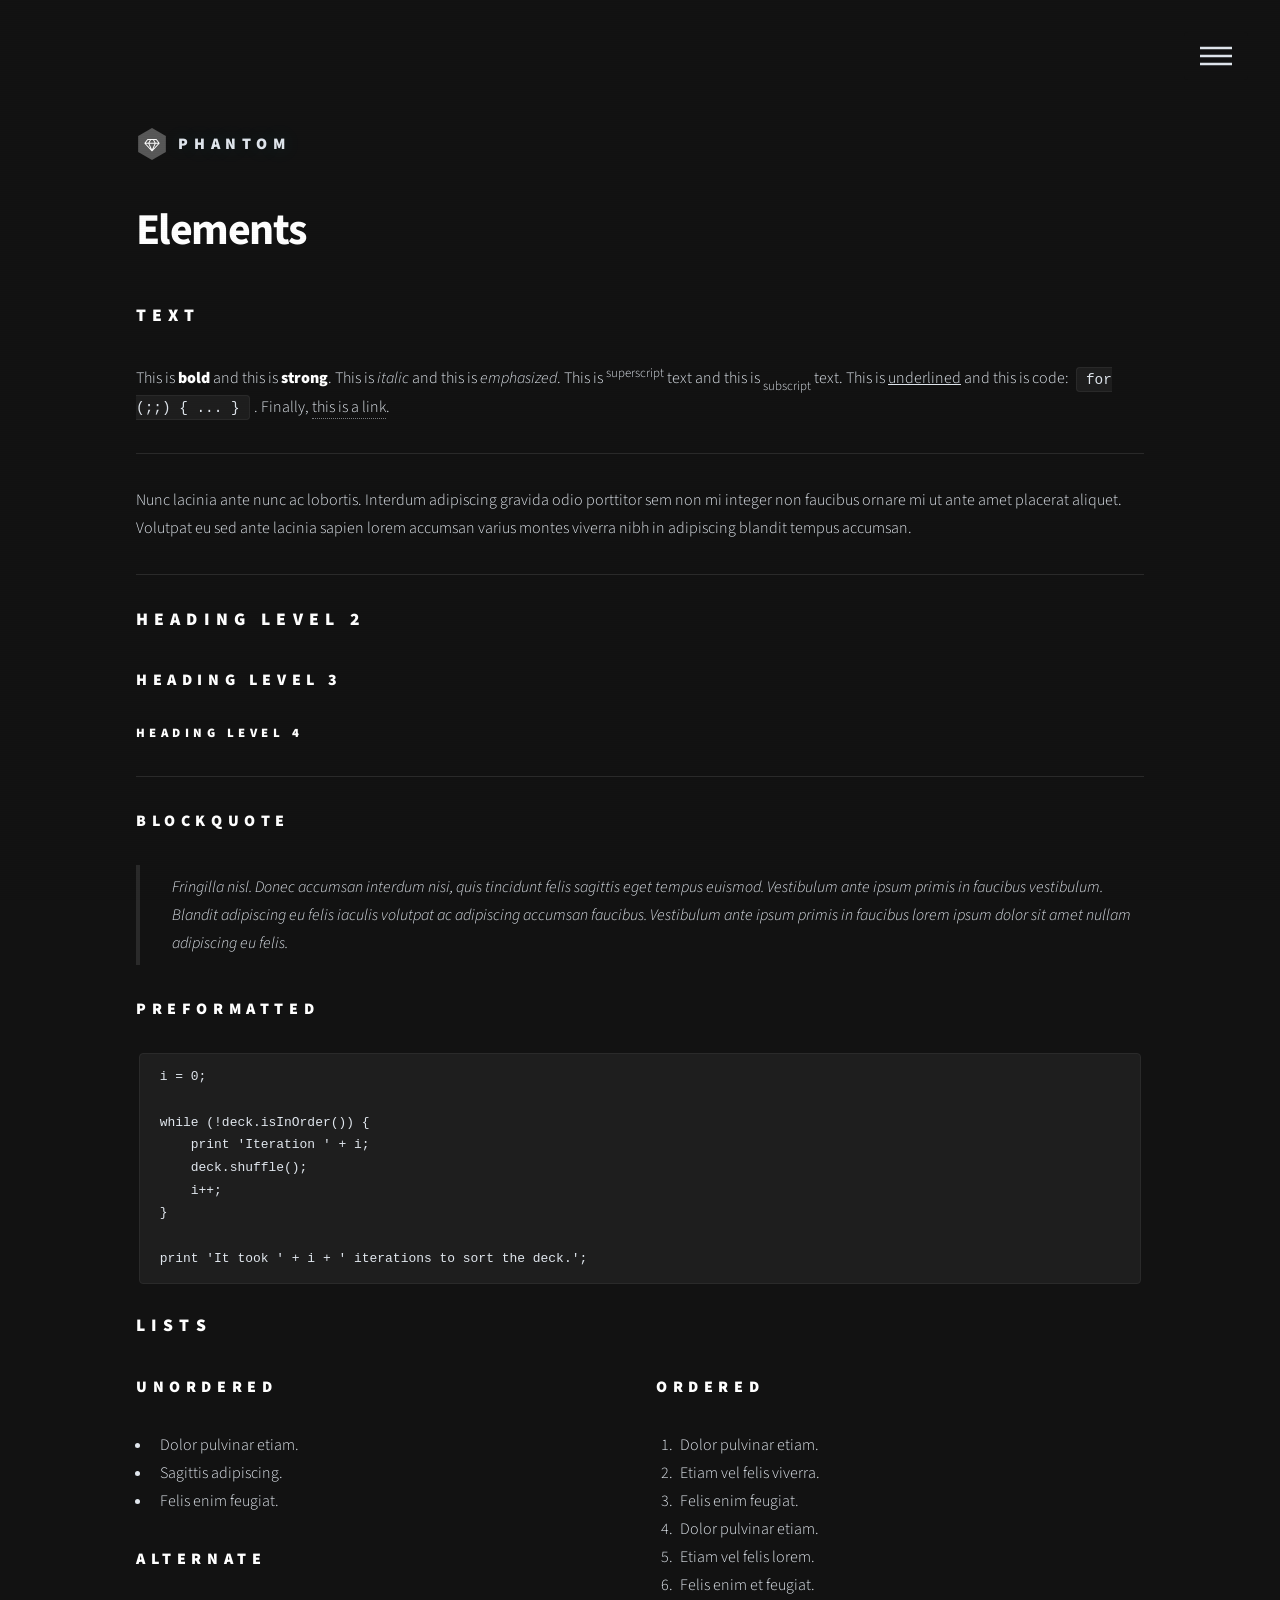
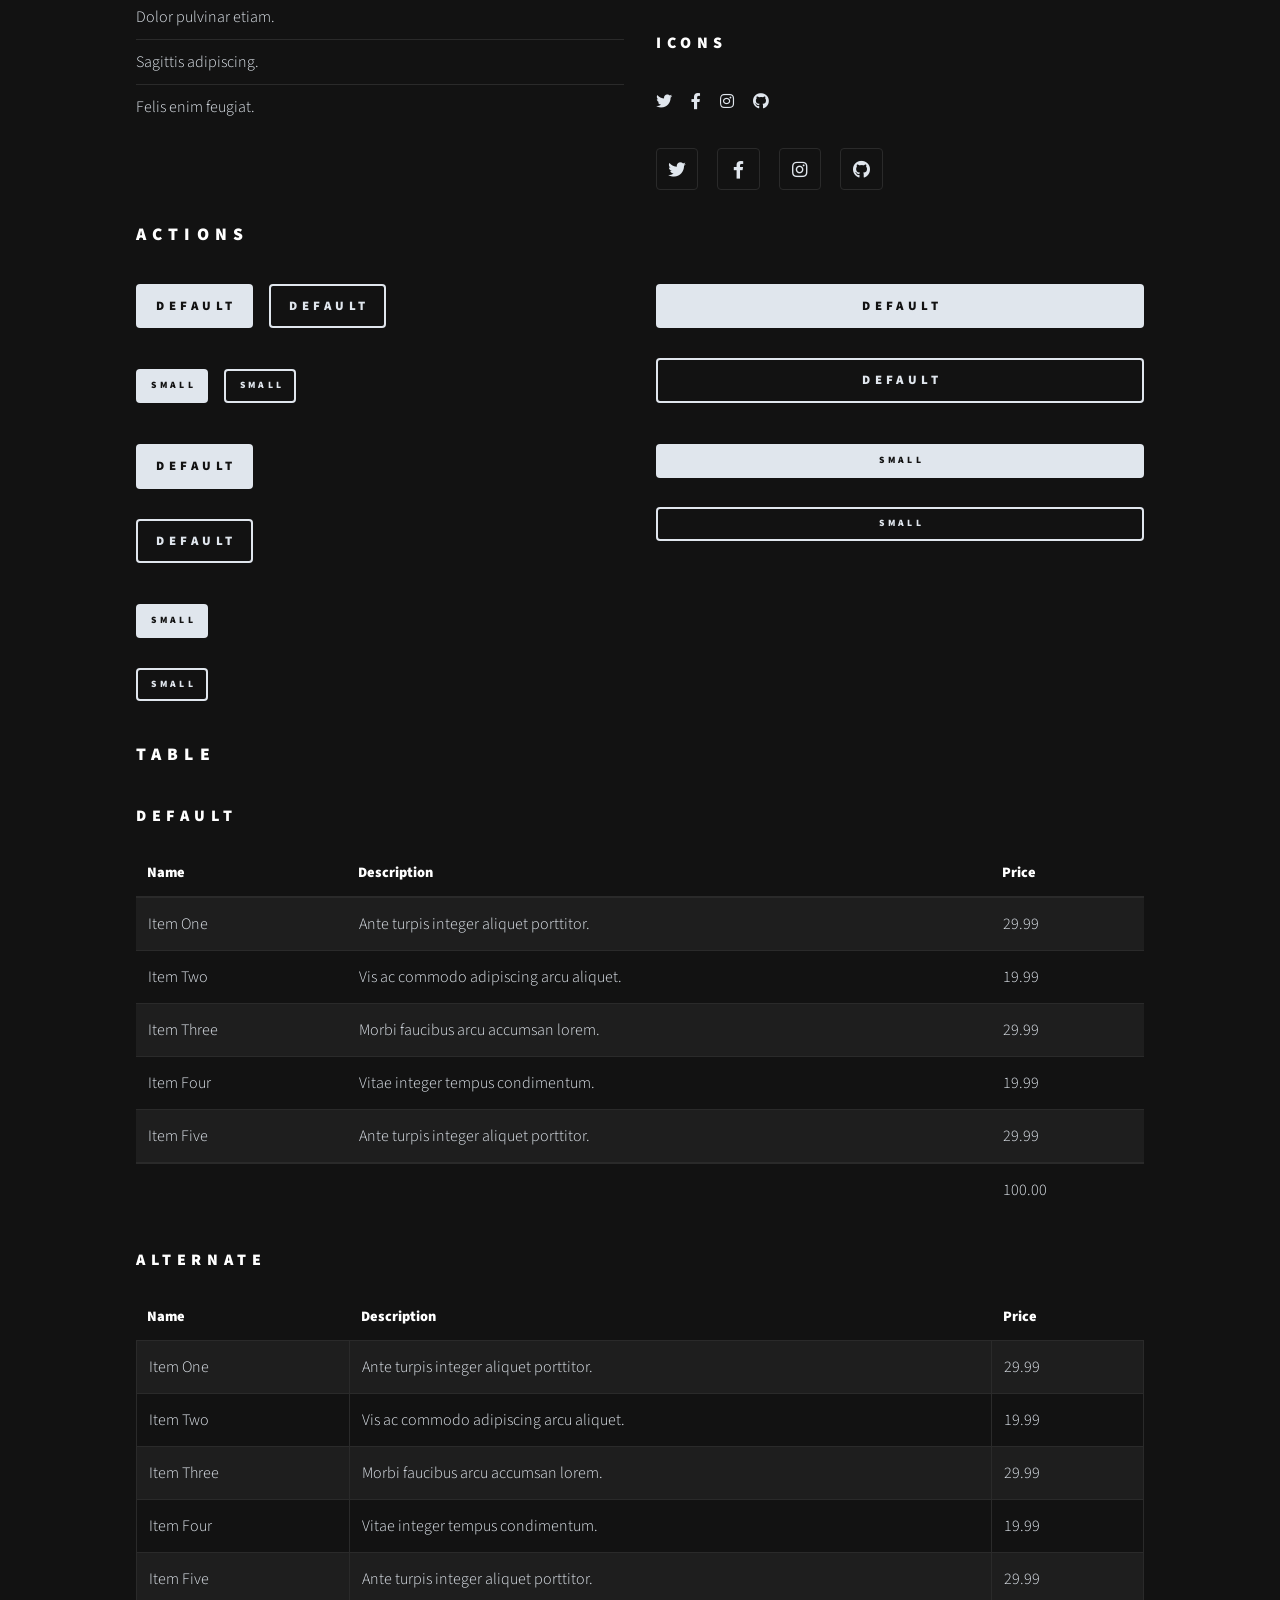
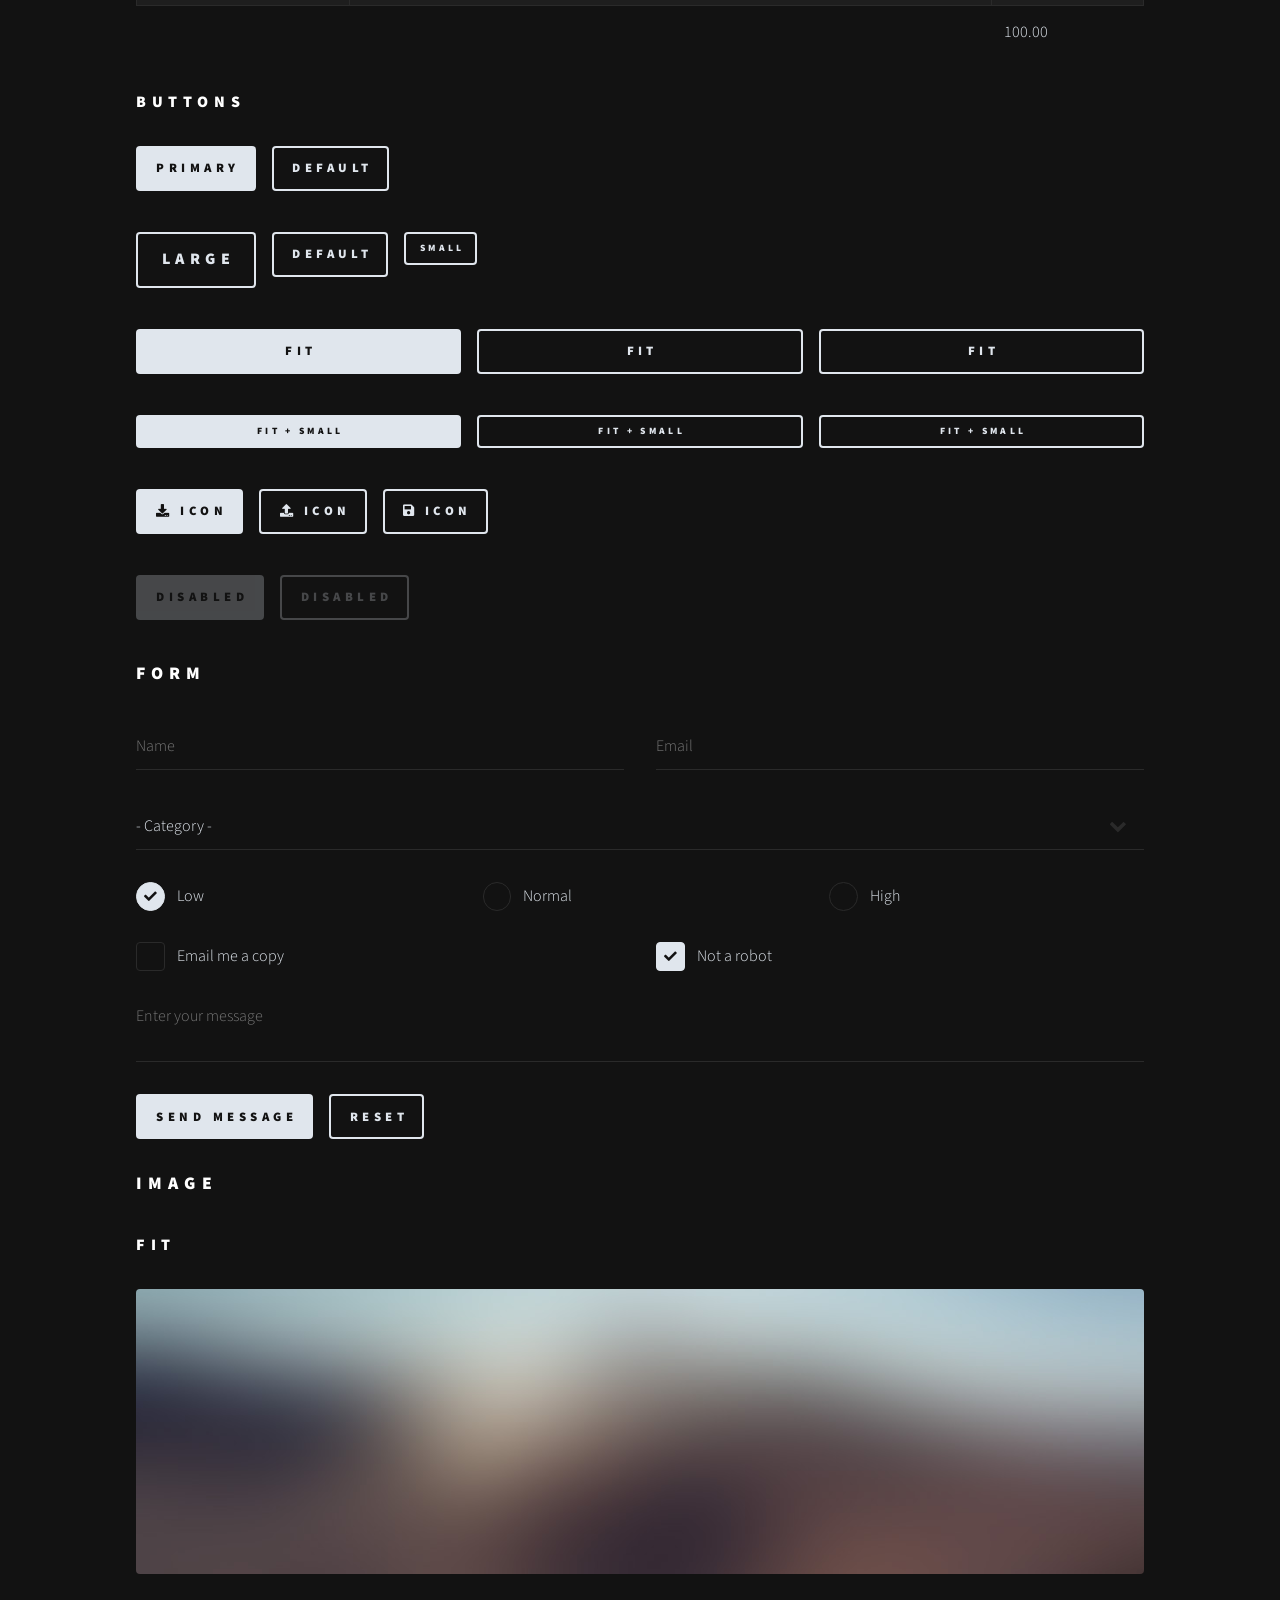
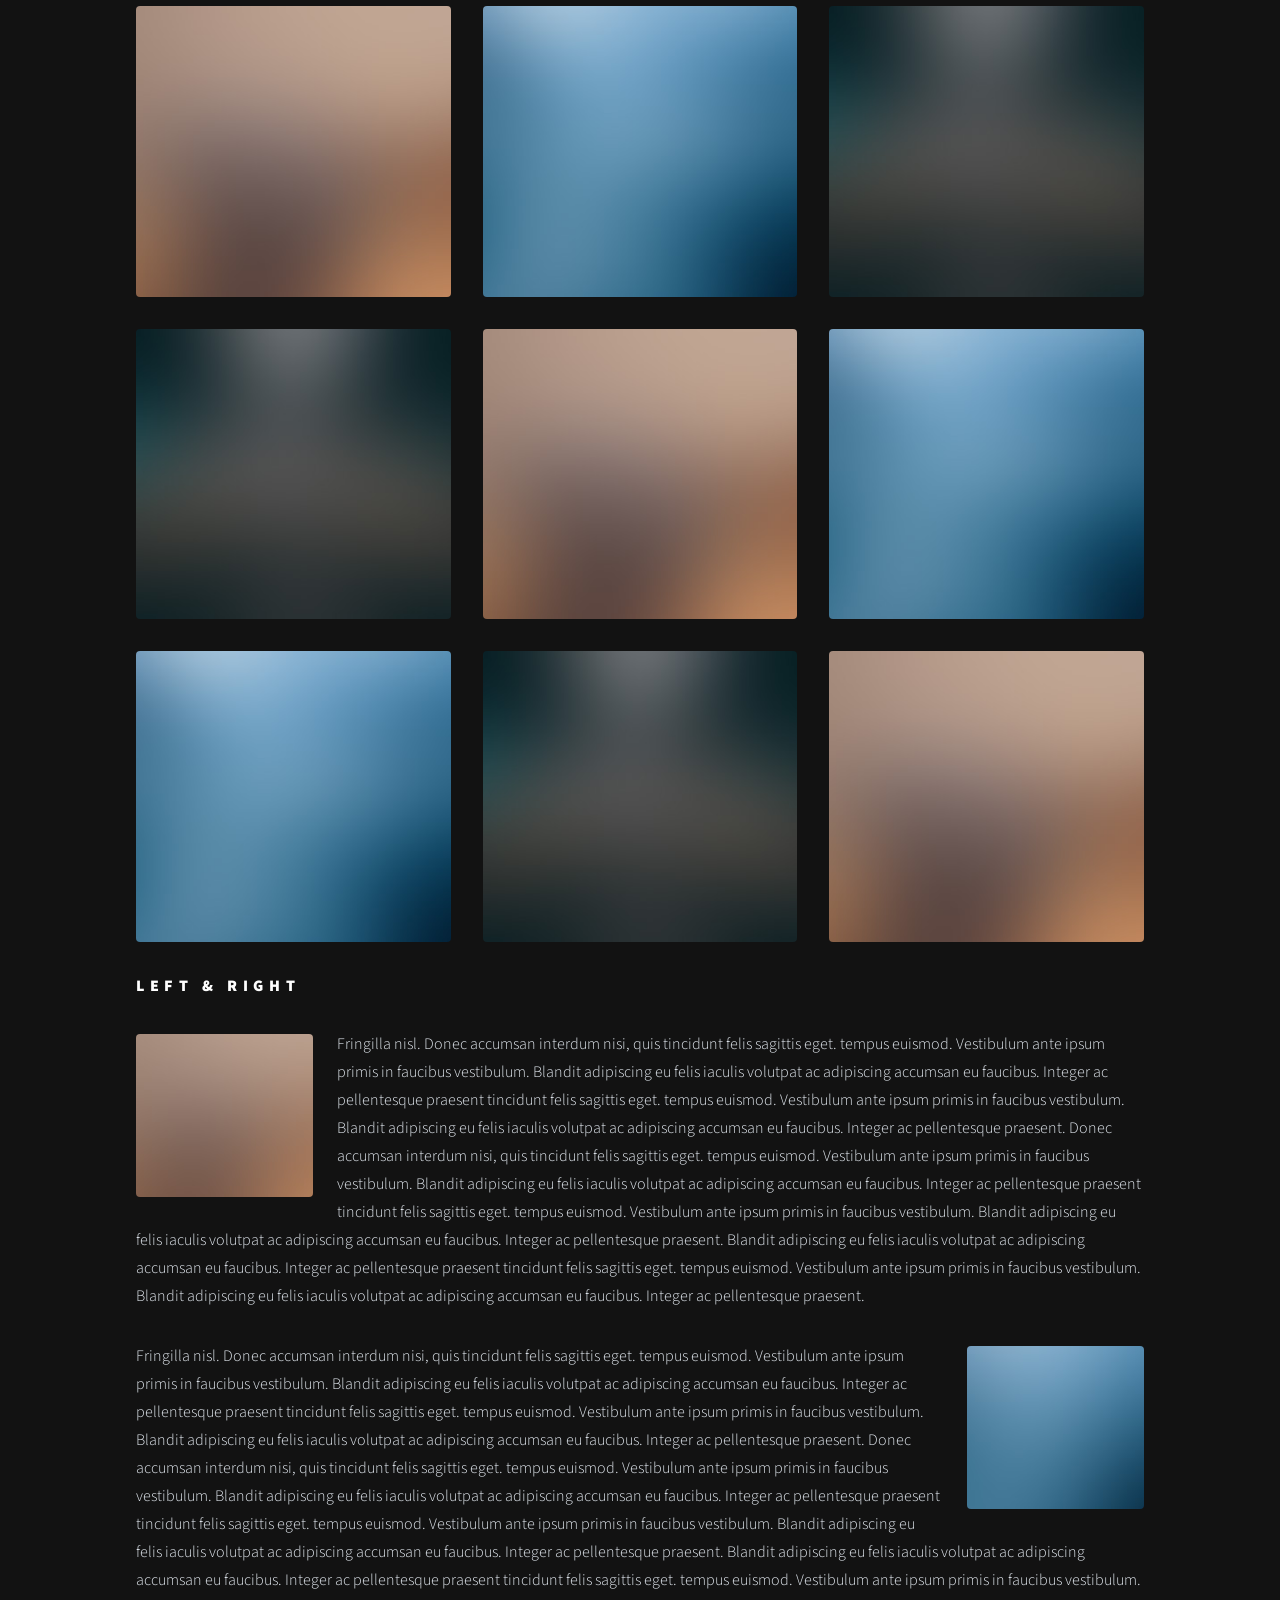
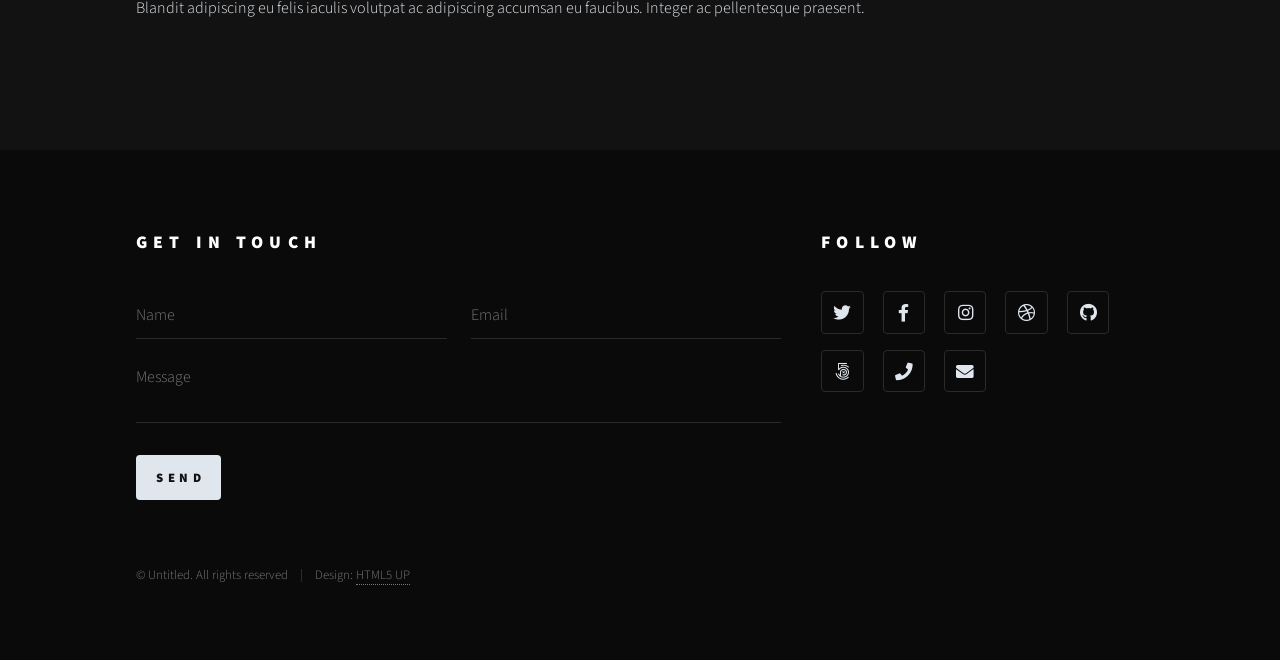
<file: elements.html>
<!DOCTYPE HTML>
<!--
	Phantom by HTML5 UP
	html5up.net | @ajlkn
	Free for personal and commercial use under the CCA 3.0 license (html5up.net/license)
-->
<html>
	<head>
		<title>Elements - Phantom by HTML5 UP</title>
		<meta charset="utf-8" />
		<meta name="viewport" content="width=device-width, initial-scale=1, user-scalable=no" />
		<link rel="stylesheet" href="assets/css/main.css" />
		<noscript><link rel="stylesheet" href="assets/css/noscript.css" /></noscript>
	</head>
	<body class="is-preload">
		<!-- Wrapper -->
			<div id="wrapper">

				<!-- Header -->
					<header id="header">
						<div class="inner">

							<!-- Logo -->
								<a href="index.html" class="logo">
									<span class="symbol"><img src="images/logo.svg" alt="" /></span><span class="title">Phantom</span>
								</a>

							<!-- Nav -->
								<nav>
									<ul>
										<li><a href="#menu">Menu</a></li>
									</ul>
								</nav>

						</div>
					</header>

				<!-- Menu -->
					<nav id="menu">
						<h2>Menu</h2>
						<ul>
							<li><a href="index.html">Home</a></li>
							<li><a href="generic.html">Ipsum veroeros</a></li>
							<li><a href="generic.html">Tempus etiam</a></li>
							<li><a href="generic.html">Consequat dolor</a></li>
							<li><a href="elements.html">Elements</a></li>
						</ul>
					</nav>

				<!-- Main -->
					<div id="main">
						<div class="inner">
							<h1>Elements</h1>

							<!-- Text -->
								<section>
									<h2>Text</h2>
									<p>This is <b>bold</b> and this is <strong>strong</strong>. This is <i>italic</i> and this is <em>emphasized</em>.
									This is <sup>superscript</sup> text and this is <sub>subscript</sub> text.
									This is <u>underlined</u> and this is code: <code>for (;;) { ... }</code>. Finally, <a href="#">this is a link</a>.</p>
									<hr />
									<p>Nunc lacinia ante nunc ac lobortis. Interdum adipiscing gravida odio porttitor sem non mi integer non faucibus ornare mi ut ante amet placerat aliquet. Volutpat eu sed ante lacinia sapien lorem accumsan varius montes viverra nibh in adipiscing blandit tempus accumsan.</p>
									<hr />
									<h2>Heading Level 2</h2>
									<h3>Heading Level 3</h3>
									<h4>Heading Level 4</h4>
									<hr />
									<h3>Blockquote</h3>
									<blockquote>Fringilla nisl. Donec accumsan interdum nisi, quis tincidunt felis sagittis eget tempus euismod. Vestibulum ante ipsum primis in faucibus vestibulum. Blandit adipiscing eu felis iaculis volutpat ac adipiscing accumsan faucibus. Vestibulum ante ipsum primis in faucibus lorem ipsum dolor sit amet nullam adipiscing eu felis.</blockquote>
									<h3>Preformatted</h3>
									<pre><code>i = 0;

while (!deck.isInOrder()) {
    print 'Iteration ' + i;
    deck.shuffle();
    i++;
}

print 'It took ' + i + ' iterations to sort the deck.';</code></pre>
								</section>

							<!-- Lists -->
								<section>
									<h2>Lists</h2>
									<div class="row">
										<div class="col-6 col-12-medium">
											<h3>Unordered</h3>
											<ul>
												<li>Dolor pulvinar etiam.</li>
												<li>Sagittis adipiscing.</li>
												<li>Felis enim feugiat.</li>
											</ul>
											<h3>Alternate</h3>
											<ul class="alt">
												<li>Dolor pulvinar etiam.</li>
												<li>Sagittis adipiscing.</li>
												<li>Felis enim feugiat.</li>
											</ul>
										</div>
										<div class="col-6 col-12-medium">
											<h3>Ordered</h3>
											<ol>
												<li>Dolor pulvinar etiam.</li>
												<li>Etiam vel felis viverra.</li>
												<li>Felis enim feugiat.</li>
												<li>Dolor pulvinar etiam.</li>
												<li>Etiam vel felis lorem.</li>
												<li>Felis enim et feugiat.</li>
											</ol>
											<h3>Icons</h3>
											<ul class="icons">
												<li><a href="#" class="icon brands style1 fa-twitter"><span class="label">Twitter</span></a></li>
												<li><a href="#" class="icon brands style1 fa-facebook-f"><span class="label">Facebook</span></a></li>
												<li><a href="#" class="icon brands style1 fa-instagram"><span class="label">Instagram</span></a></li>
												<li><a href="#" class="icon brands style1 fa-github"><span class="label">Github</span></a></li>
											</ul>
											<ul class="icons">
												<li><a href="#" class="icon brands style2 fa-twitter"><span class="label">Twitter</span></a></li>
												<li><a href="#" class="icon brands style2 fa-facebook-f"><span class="label">Facebook</span></a></li>
												<li><a href="#" class="icon brands style2 fa-instagram"><span class="label">Instagram</span></a></li>
												<li><a href="#" class="icon brands style2 fa-github"><span class="label">Github</span></a></li>
											</ul>
										</div>
									</div>
									<h2>Actions</h2>
									<div class="row">
										<div class="col-6 col-12-medium">
											<ul class="actions">
												<li><a href="#" class="button primary">Default</a></li>
												<li><a href="#" class="button">Default</a></li>
											</ul>
											<ul class="actions small">
												<li><a href="#" class="button primary small">Small</a></li>
												<li><a href="#" class="button small">Small</a></li>
											</ul>
											<ul class="actions stacked">
												<li><a href="#" class="button primary">Default</a></li>
												<li><a href="#" class="button">Default</a></li>
											</ul>
											<ul class="actions stacked">
												<li><a href="#" class="button primary small">Small</a></li>
												<li><a href="#" class="button small">Small</a></li>
											</ul>
										</div>
										<div class="col-6 col-12-medium">
											<ul class="actions stacked">
												<li><a href="#" class="button primary fit">Default</a></li>
												<li><a href="#" class="button fit">Default</a></li>
											</ul>
											<ul class="actions stacked">
												<li><a href="#" class="button primary small fit">Small</a></li>
												<li><a href="#" class="button small fit">Small</a></li>
											</ul>
										</div>
									</div>
								</section>

							<!-- Table -->
								<section>
									<h2>Table</h2>
									<h3>Default</h3>
									<div class="table-wrapper">
										<table>
											<thead>
												<tr>
													<th>Name</th>
													<th>Description</th>
													<th>Price</th>
												</tr>
											</thead>
											<tbody>
												<tr>
													<td>Item One</td>
													<td>Ante turpis integer aliquet porttitor.</td>
													<td>29.99</td>
												</tr>
												<tr>
													<td>Item Two</td>
													<td>Vis ac commodo adipiscing arcu aliquet.</td>
													<td>19.99</td>
												</tr>
												<tr>
													<td>Item Three</td>
													<td> Morbi faucibus arcu accumsan lorem.</td>
													<td>29.99</td>
												</tr>
												<tr>
													<td>Item Four</td>
													<td>Vitae integer tempus condimentum.</td>
													<td>19.99</td>
												</tr>
												<tr>
													<td>Item Five</td>
													<td>Ante turpis integer aliquet porttitor.</td>
													<td>29.99</td>
												</tr>
											</tbody>
											<tfoot>
												<tr>
													<td colspan="2"></td>
													<td>100.00</td>
												</tr>
											</tfoot>
										</table>
									</div>

									<h3>Alternate</h3>
									<div class="table-wrapper">
										<table class="alt">
											<thead>
												<tr>
													<th>Name</th>
													<th>Description</th>
													<th>Price</th>
												</tr>
											</thead>
											<tbody>
												<tr>
													<td>Item One</td>
													<td>Ante turpis integer aliquet porttitor.</td>
													<td>29.99</td>
												</tr>
												<tr>
													<td>Item Two</td>
													<td>Vis ac commodo adipiscing arcu aliquet.</td>
													<td>19.99</td>
												</tr>
												<tr>
													<td>Item Three</td>
													<td> Morbi faucibus arcu accumsan lorem.</td>
													<td>29.99</td>
												</tr>
												<tr>
													<td>Item Four</td>
													<td>Vitae integer tempus condimentum.</td>
													<td>19.99</td>
												</tr>
												<tr>
													<td>Item Five</td>
													<td>Ante turpis integer aliquet porttitor.</td>
													<td>29.99</td>
												</tr>
											</tbody>
											<tfoot>
												<tr>
													<td colspan="2"></td>
													<td>100.00</td>
												</tr>
											</tfoot>
										</table>
									</div>
								</section>

							<!-- Buttons -->
								<section>
									<h3>Buttons</h3>
									<ul class="actions">
										<li><a href="#" class="button primary">Primary</a></li>
										<li><a href="#" class="button">Default</a></li>
									</ul>
									<ul class="actions">
										<li><a href="#" class="button large">Large</a></li>
										<li><a href="#" class="button">Default</a></li>
										<li><a href="#" class="button small">Small</a></li>
									</ul>
									<ul class="actions fit">
										<li><a href="#" class="button primary fit">Fit</a></li>
										<li><a href="#" class="button fit">Fit</a></li>
										<li><a href="#" class="button fit">Fit</a></li>
									</ul>
									<ul class="actions fit small">
										<li><a href="#" class="button primary fit small">Fit + Small</a></li>
										<li><a href="#" class="button fit small">Fit + Small</a></li>
										<li><a href="#" class="button fit small">Fit + Small</a></li>
									</ul>
									<ul class="actions">
										<li><a href="#" class="button primary icon solid fa-download">Icon</a></li>
										<li><a href="#" class="button icon solid fa-upload">Icon</a></li>
										<li><a href="#" class="button icon solid fa-save">Icon</a></li>
									</ul>
									<ul class="actions">
										<li><span class="button primary disabled">Disabled</span></li>
										<li><span class="button disabled">Disabled</span></li>
									</ul>
								</section>

							<!-- Form -->
								<section>
									<h2>Form</h2>
									<form method="post" action="#">
										<div class="row gtr-uniform">
											<div class="col-6 col-12-xsmall">
												<input type="text" name="demo-name" id="demo-name" value="" placeholder="Name" />
											</div>
											<div class="col-6 col-12-xsmall">
												<input type="email" name="demo-email" id="demo-email" value="" placeholder="Email" />
											</div>
											<div class="col-12">
												<select name="demo-category" id="demo-category">
													<option value="">- Category -</option>
													<option value="1">Manufacturing</option>
													<option value="1">Shipping</option>
													<option value="1">Administration</option>
													<option value="1">Human Resources</option>
												</select>
											</div>
											<div class="col-4 col-12-small">
												<input type="radio" id="demo-priority-low" name="demo-priority" checked>
												<label for="demo-priority-low">Low</label>
											</div>
											<div class="col-4 col-12-small">
												<input type="radio" id="demo-priority-normal" name="demo-priority">
												<label for="demo-priority-normal">Normal</label>
											</div>
											<div class="col-4 col-12-small">
												<input type="radio" id="demo-priority-high" name="demo-priority">
												<label for="demo-priority-high">High</label>
											</div>
											<div class="col-6 col-12-small">
												<input type="checkbox" id="demo-copy" name="demo-copy">
												<label for="demo-copy">Email me a copy</label>
											</div>
											<div class="col-6 col-12-small">
												<input type="checkbox" id="demo-human" name="demo-human" checked>
												<label for="demo-human">Not a robot</label>
											</div>
											<div class="col-12">
												<textarea name="demo-message" id="demo-message" placeholder="Enter your message" rows="6"></textarea>
											</div>
											<div class="col-12">
												<ul class="actions">
													<li><input type="submit" value="Send Message" class="primary" /></li>
													<li><input type="reset" value="Reset" /></li>
												</ul>
											</div>
										</div>
									</form>
								</section>

							<!-- Image -->
								<section>
									<h2>Image</h2>
									<h3>Fit</h3>
									<div class="box alt">
										<div class="row gtr-uniform">
											<div class="col-12"><span class="image fit"><img src="images/pic13.jpg" alt="" /></span></div>
											<div class="col-4"><span class="image fit"><img src="images/pic01.jpg" alt="" /></span></div>
											<div class="col-4"><span class="image fit"><img src="images/pic02.jpg" alt="" /></span></div>
											<div class="col-4"><span class="image fit"><img src="images/pic03.jpg" alt="" /></span></div>
											<div class="col-4"><span class="image fit"><img src="images/pic03.jpg" alt="" /></span></div>
											<div class="col-4"><span class="image fit"><img src="images/pic01.jpg" alt="" /></span></div>
											<div class="col-4"><span class="image fit"><img src="images/pic02.jpg" alt="" /></span></div>
											<div class="col-4"><span class="image fit"><img src="images/pic02.jpg" alt="" /></span></div>
											<div class="col-4"><span class="image fit"><img src="images/pic03.jpg" alt="" /></span></div>
											<div class="col-4"><span class="image fit"><img src="images/pic01.jpg" alt="" /></span></div>
										</div>
									</div>
									<h3>Left &amp; Right</h3>
									<p><span class="image left"><img src="images/pic14.jpg" alt="" /></span>Fringilla nisl. Donec accumsan interdum nisi, quis tincidunt felis sagittis eget. tempus euismod. Vestibulum ante ipsum primis in faucibus vestibulum. Blandit adipiscing eu felis iaculis volutpat ac adipiscing accumsan eu faucibus. Integer ac pellentesque praesent tincidunt felis sagittis eget. tempus euismod. Vestibulum ante ipsum primis in faucibus vestibulum. Blandit adipiscing eu felis iaculis volutpat ac adipiscing accumsan eu faucibus. Integer ac pellentesque praesent. Donec accumsan interdum nisi, quis tincidunt felis sagittis eget. tempus euismod. Vestibulum ante ipsum primis in faucibus vestibulum. Blandit adipiscing eu felis iaculis volutpat ac adipiscing accumsan eu faucibus. Integer ac pellentesque praesent tincidunt felis sagittis eget. tempus euismod. Vestibulum ante ipsum primis in faucibus vestibulum. Blandit adipiscing eu felis iaculis volutpat ac adipiscing accumsan eu faucibus. Integer ac pellentesque praesent. Blandit adipiscing eu felis iaculis volutpat ac adipiscing accumsan eu faucibus. Integer ac pellentesque praesent tincidunt felis sagittis eget. tempus euismod. Vestibulum ante ipsum primis in faucibus vestibulum. Blandit adipiscing eu felis iaculis volutpat ac adipiscing accumsan eu faucibus. Integer ac pellentesque praesent.</p>
									<p><span class="image right"><img src="images/pic15.jpg" alt="" /></span>Fringilla nisl. Donec accumsan interdum nisi, quis tincidunt felis sagittis eget. tempus euismod. Vestibulum ante ipsum primis in faucibus vestibulum. Blandit adipiscing eu felis iaculis volutpat ac adipiscing accumsan eu faucibus. Integer ac pellentesque praesent tincidunt felis sagittis eget. tempus euismod. Vestibulum ante ipsum primis in faucibus vestibulum. Blandit adipiscing eu felis iaculis volutpat ac adipiscing accumsan eu faucibus. Integer ac pellentesque praesent. Donec accumsan interdum nisi, quis tincidunt felis sagittis eget. tempus euismod. Vestibulum ante ipsum primis in faucibus vestibulum. Blandit adipiscing eu felis iaculis volutpat ac adipiscing accumsan eu faucibus. Integer ac pellentesque praesent tincidunt felis sagittis eget. tempus euismod. Vestibulum ante ipsum primis in faucibus vestibulum. Blandit adipiscing eu felis iaculis volutpat ac adipiscing accumsan eu faucibus. Integer ac pellentesque praesent. Blandit adipiscing eu felis iaculis volutpat ac adipiscing accumsan eu faucibus. Integer ac pellentesque praesent tincidunt felis sagittis eget. tempus euismod. Vestibulum ante ipsum primis in faucibus vestibulum. Blandit adipiscing eu felis iaculis volutpat ac adipiscing accumsan eu faucibus. Integer ac pellentesque praesent.</p>
								</section>

						</div>
					</div>

				<!-- Footer -->
					<footer id="footer">
						<div class="inner">
							<section>
								<h2>Get in touch</h2>
								<form method="post" action="#">
									<div class="fields">
										<div class="field half">
											<input type="text" name="name" id="name" placeholder="Name" />
										</div>
										<div class="field half">
											<input type="email" name="email" id="email" placeholder="Email" />
										</div>
										<div class="field">
											<textarea name="message" id="message" placeholder="Message"></textarea>
										</div>
									</div>
									<ul class="actions">
										<li><input type="submit" value="Send" class="primary" /></li>
									</ul>
								</form>
							</section>
							<section>
								<h2>Follow</h2>
								<ul class="icons">
									<li><a href="#" class="icon brands style2 fa-twitter"><span class="label">Twitter</span></a></li>
									<li><a href="#" class="icon brands style2 fa-facebook-f"><span class="label">Facebook</span></a></li>
									<li><a href="#" class="icon brands style2 fa-instagram"><span class="label">Instagram</span></a></li>
									<li><a href="#" class="icon brands style2 fa-dribbble"><span class="label">Dribbble</span></a></li>
									<li><a href="#" class="icon brands style2 fa-github"><span class="label">GitHub</span></a></li>
									<li><a href="#" class="icon brands style2 fa-500px"><span class="label">500px</span></a></li>
									<li><a href="#" class="icon solid style2 fa-phone"><span class="label">Phone</span></a></li>
									<li><a href="#" class="icon solid style2 fa-envelope"><span class="label">Email</span></a></li>
								</ul>
							</section>
							<ul class="copyright">
								<li>&copy; Untitled. All rights reserved</li><li>Design: <a href="http://html5up.net">HTML5 UP</a></li>
							</ul>
						</div>
					</footer>

			</div>

		<!-- Scripts -->
			<script src="assets/js/jquery.min.js"></script>
			<script src="assets/js/browser.min.js"></script>
			<script src="assets/js/breakpoints.min.js"></script>
			<script src="assets/js/util.js"></script>
			<script src="assets/js/main.js"></script>

	</body>
</html>
</file>
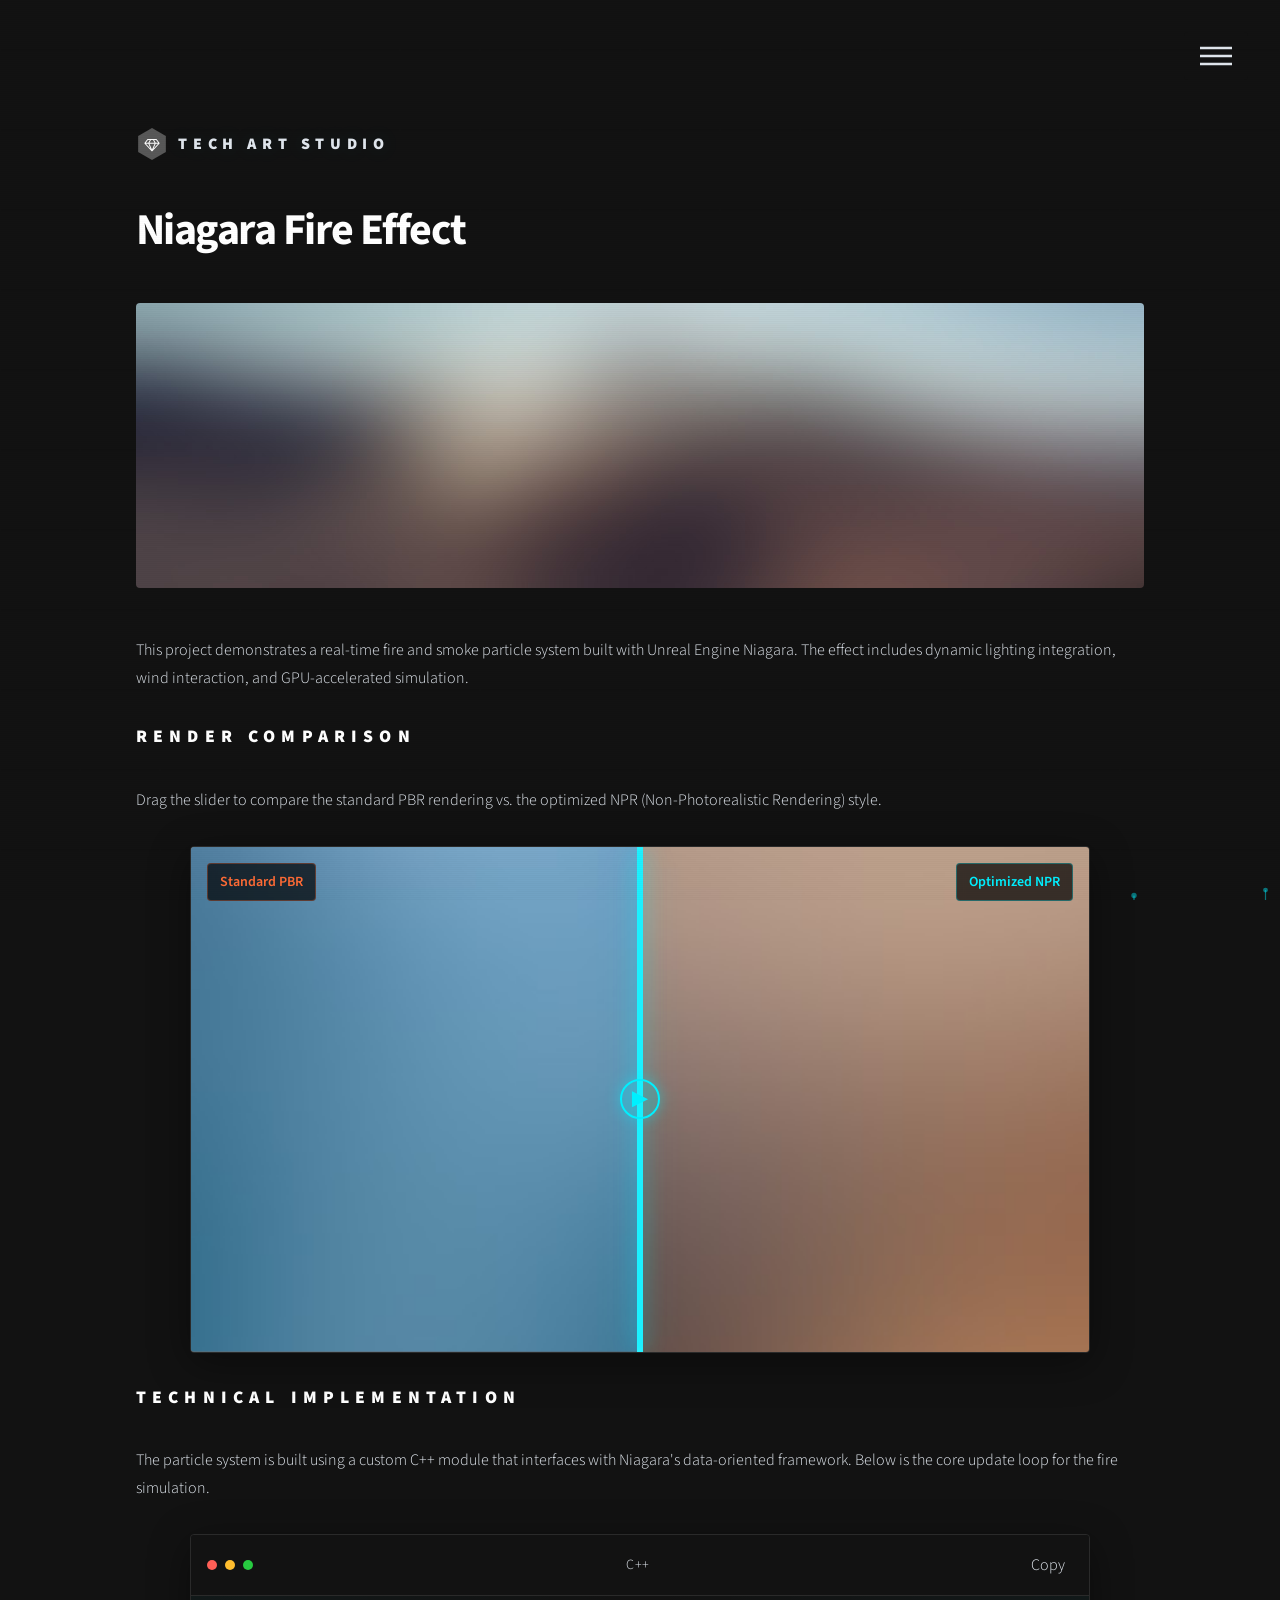
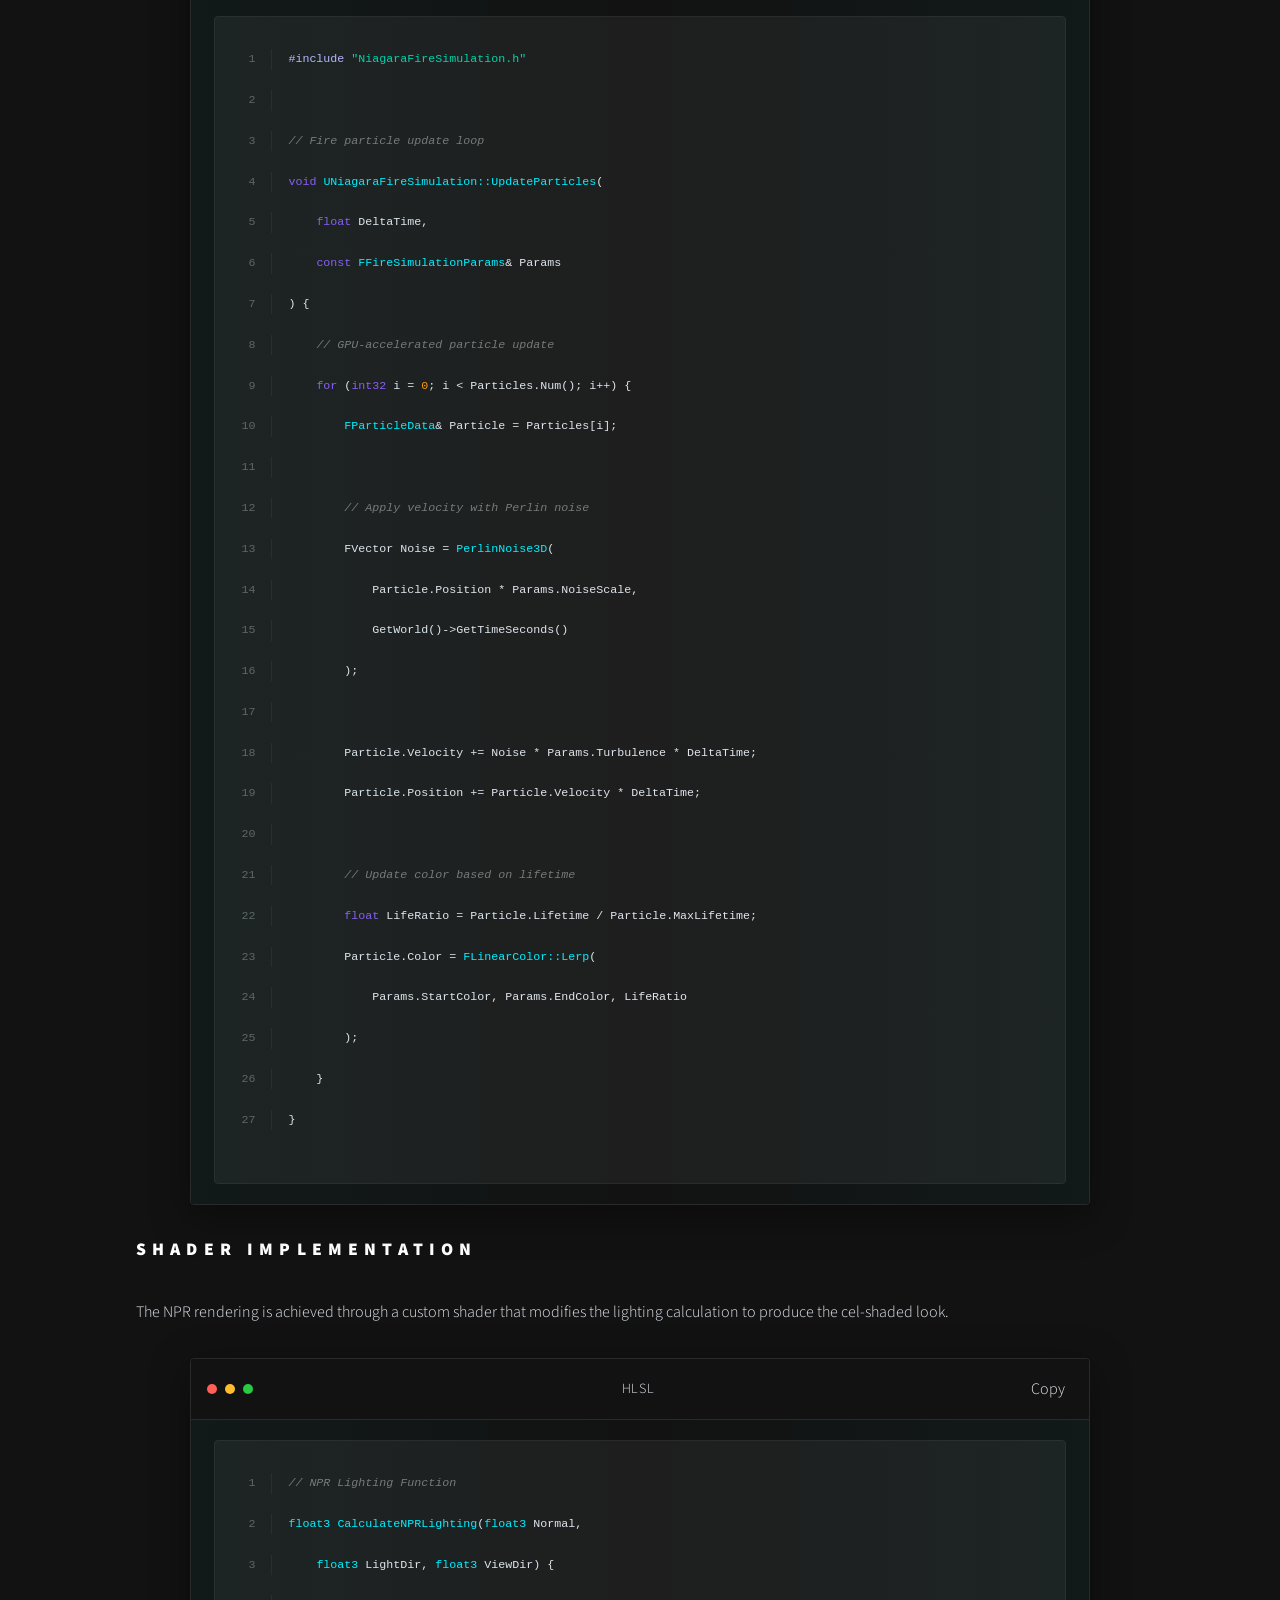
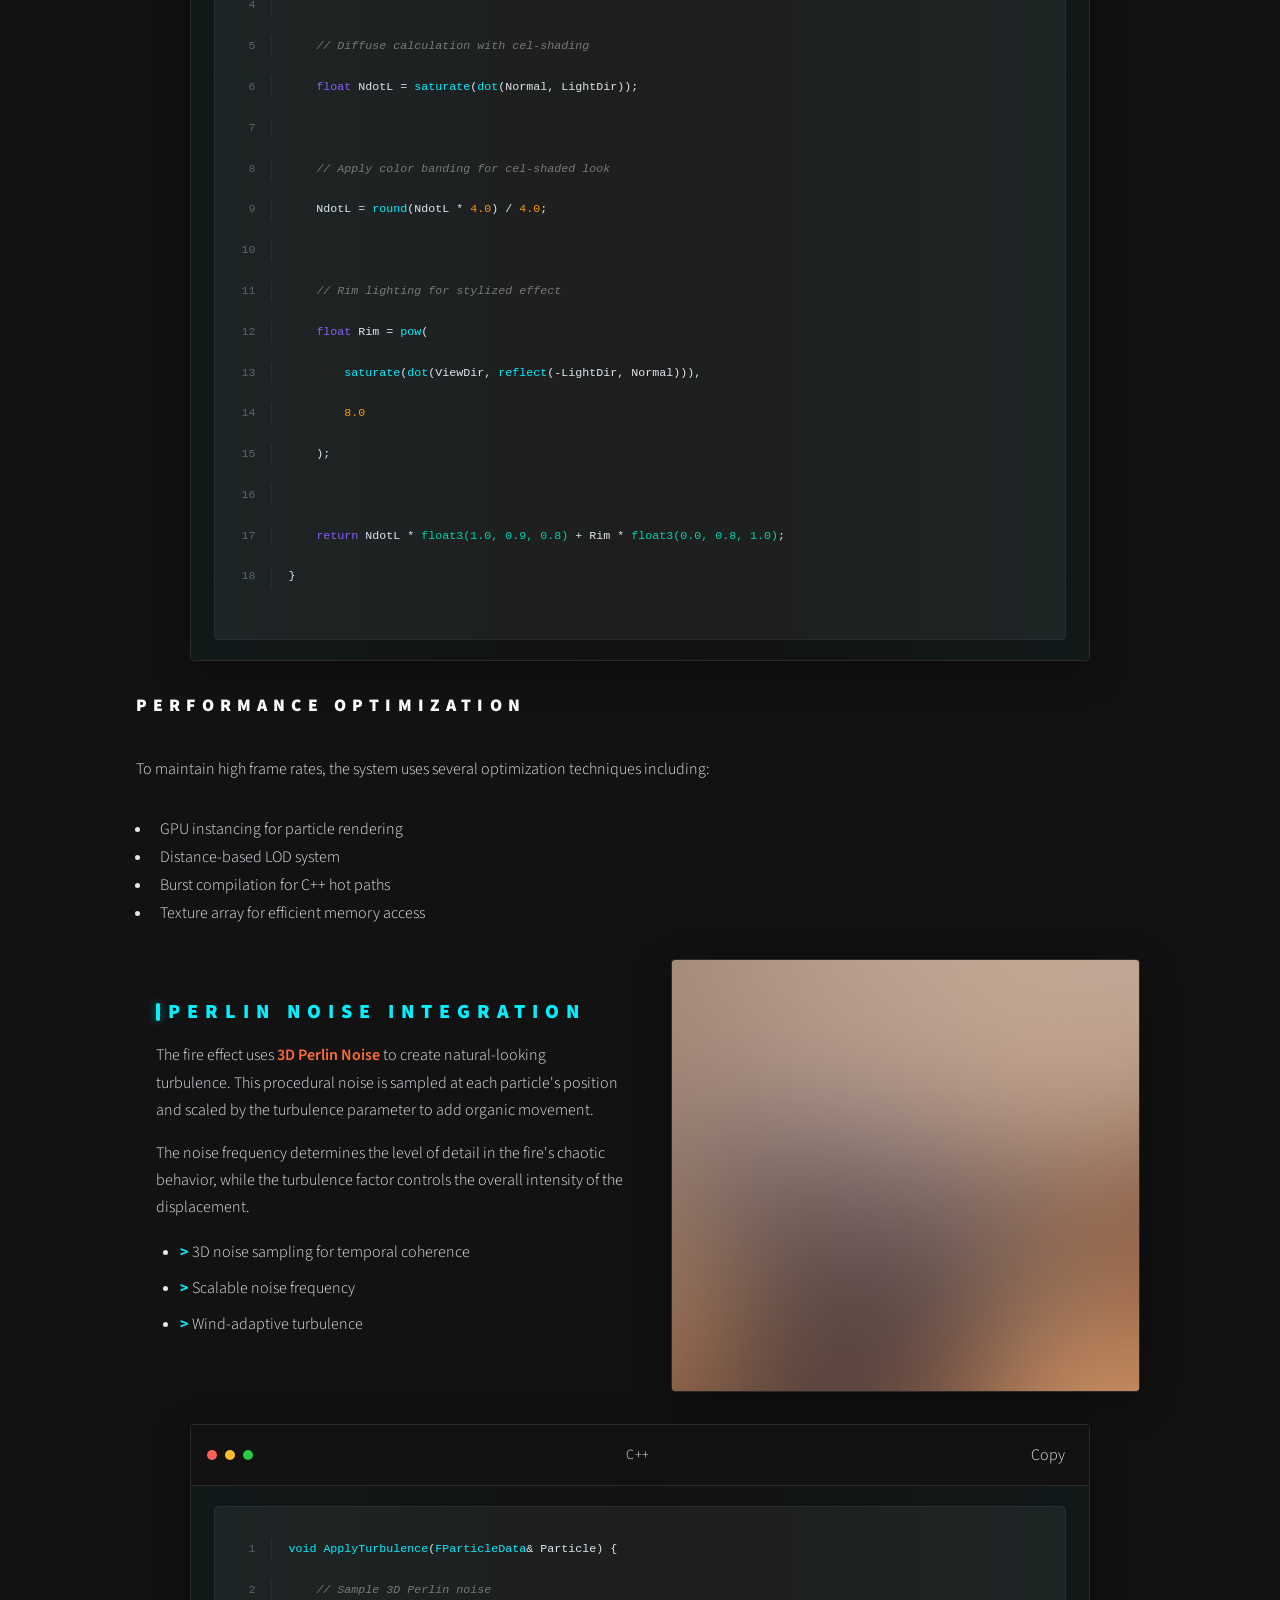
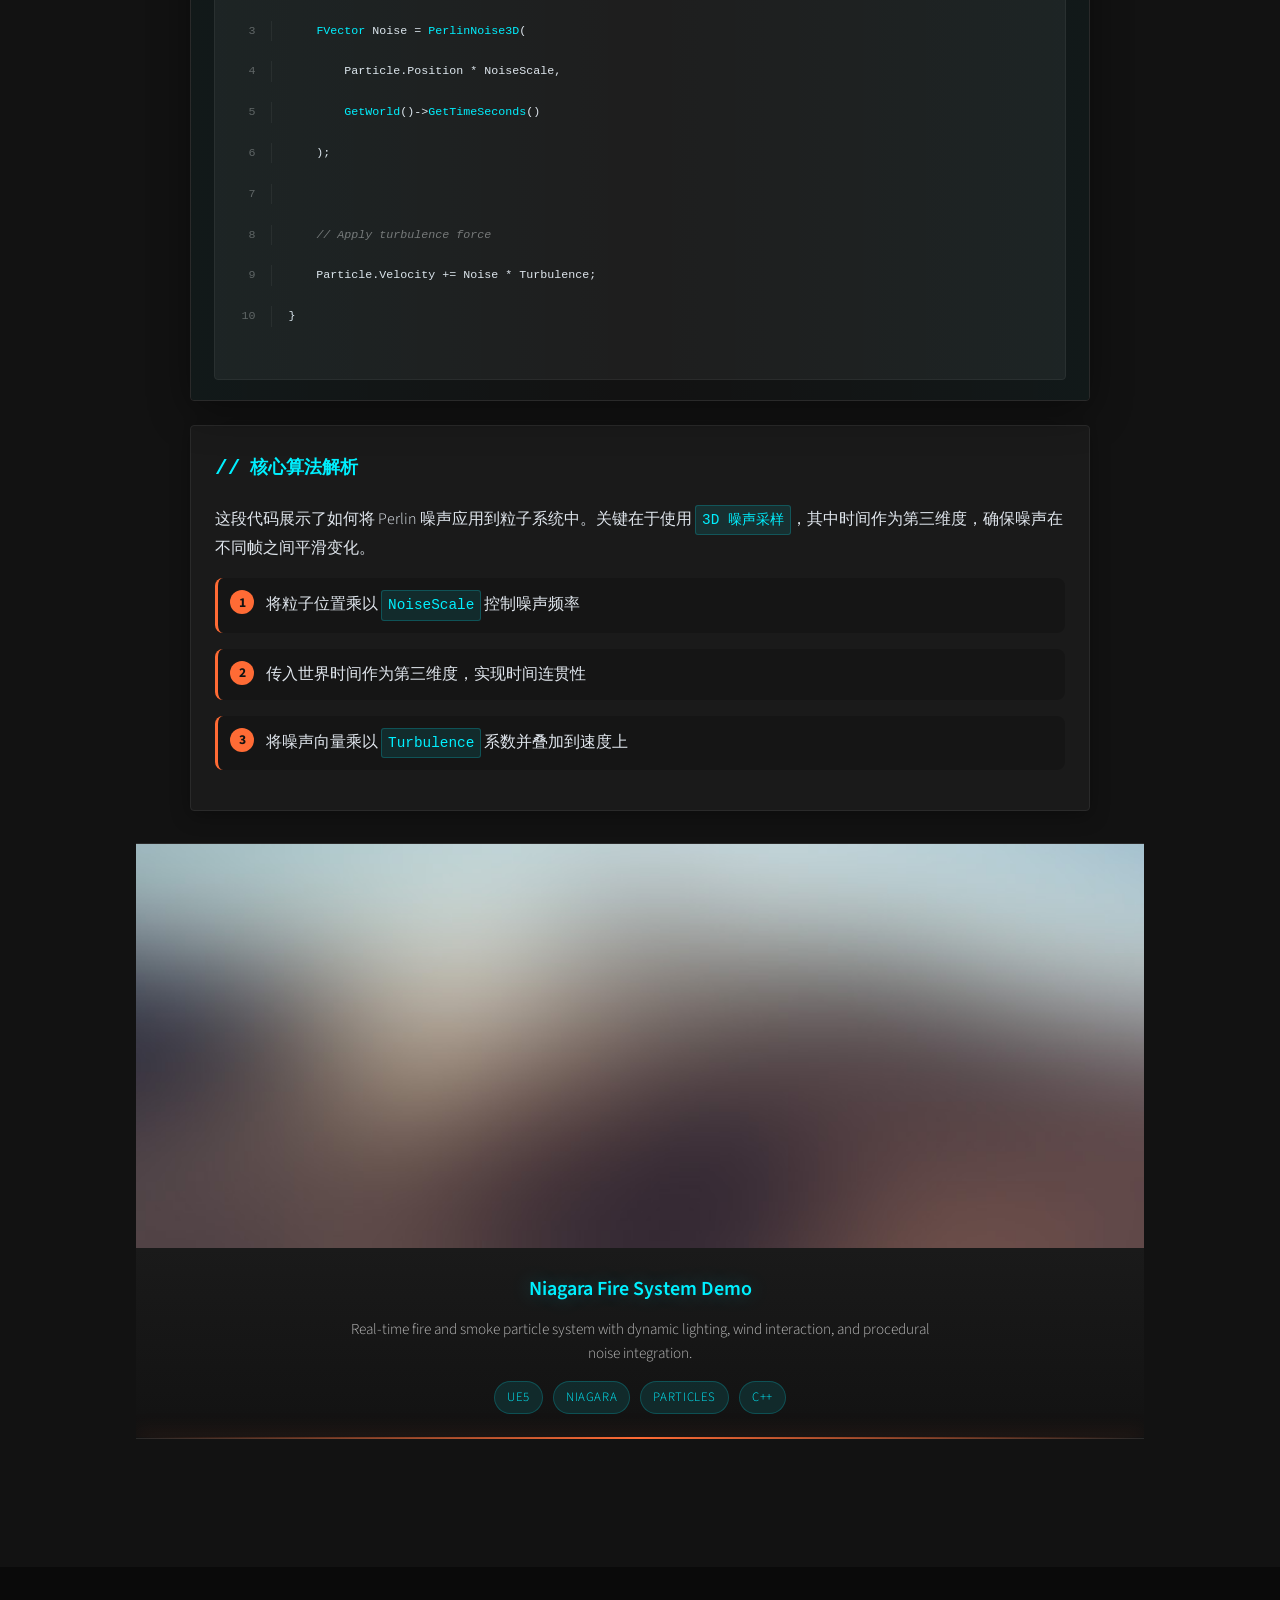
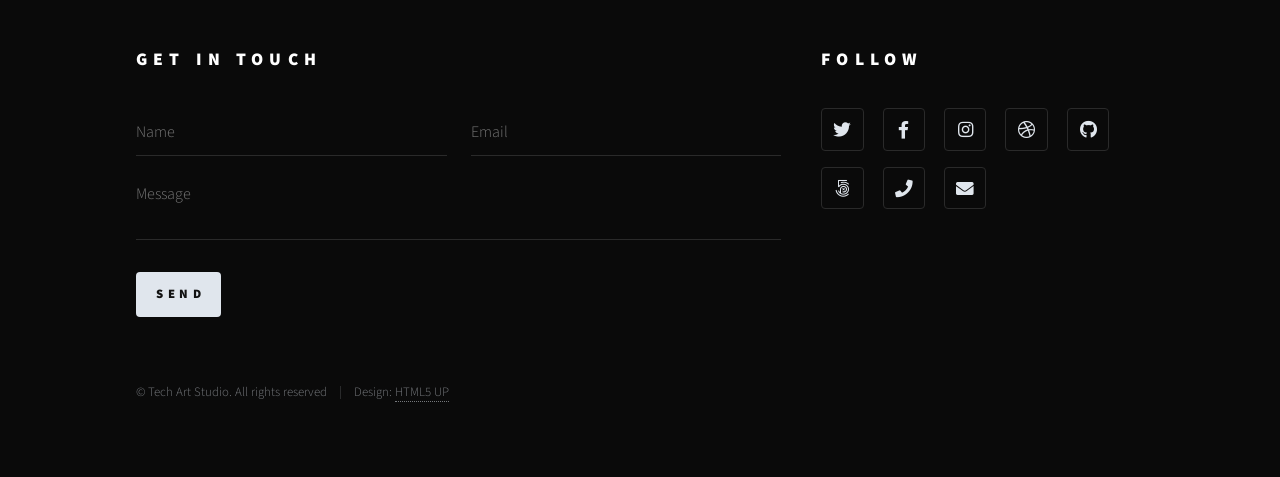
<file: generic.html>
<!DOCTYPE HTML>
<!--
	Phantom by HTML5 UP - Tech Art Edition
	html5up.net | @ajlkn
	Free for personal and commercial use under the CCA 3.0 license (html5up.net/license)
	
	=========================================
	          素材替换指南 (Asset Guide)
	=========================================
	
	【目录结构】
	images/
	├── projects/       # 项目卡片缩略图 (首页网格卡片)
	│   ├── ue5_niagara_fire.jpg
	│   ├── godot_water_shader.jpg
	│   └── ...
	├── comparisons/    # 渲染对比图 (图片对比组件)
	│   ├── npr_before.jpg
	│   ├── npr_after.jpg
	│   └── ...
	├── showcase/       # 特效展示大图 (全屏展示组件)
	│   ├── niagara_fire_demo.jpg
	│   ├── magic_vfx_showcase.jpg
	│   └── ...
	├── ui/             # UI 素材 (Logo、图标等)
	│   ├── logo.svg
	│   └── ...
	└── picXX.jpg       # 旧版图片 (兼容保留)
	
	【路径引用规则】
	1. 所有 HTML 文件都在项目根目录，使用相对路径
	2. 图片路径格式: images/[文件夹]/[文件名]
	   例: <img src="images/comparisons/npr_before.jpg" />
	3. CSS/JS 文件路径: assets/css/ 或 assets/js/
	   例: <script src="assets/js/img-compare.js"></script>
	
	【命名规范】
	- 使用小写字母和下划线: ue5_niagara_fire.jpg
	- 按技术栈分类: godot_*, ue5_*, cplusplus_*
	- 对比图用 _before/_after 后缀
	
	【详情页图片配置】
	- 图文混排组件: images/projects/ 或 images/showcase/
	- 图片对比组件: images/comparisons/ 下的 *_before.jpg 和 *_after.jpg
	- 特效展示组件: images/showcase/ 下的大图
-->
<html>
	<head>
		<title>Niagara Fire Effect - Tech Art Portfolio</title>
		<meta charset="utf-8" />
		<meta name="viewport" content="width=device-width, initial-scale=1, user-scalable=no" />
		<link rel="stylesheet" href="assets/css/main.css" />
		<noscript><link rel="stylesheet" href="assets/css/noscript.css" /></noscript>
	</head>
	<body class="is-preload">
		<!-- Engine Style Dynamic Background -->
			<canvas id="engine-bg"></canvas>
			<div class="grid-overlay"></div>

		<!-- Wrapper -->
			<div id="wrapper">

				<!-- Header -->
					<header id="header">
						<div class="inner">

							<!-- Logo -->
								<a href="index.html" class="logo">
									<span class="symbol"><img src="images/logo.svg" alt="" /></span><span class="title">Tech Art Studio</span>
								</a>

							<!-- Nav -->
								<nav>
									<ul>
										<li><a href="#menu">Menu</a></li>
									</ul>
								</nav>

						</div>
					</header>

				<!-- Menu -->
					<nav id="menu">
						<h2>Menu</h2>
						<ul>
							<li><a href="index.html">Home</a></li>
							<li><a href="generic.html">Niagara Effects</a></li>
							<li><a href="generic.html">Godot Projects</a></li>
							<li><a href="generic.html">Technical Art</a></li>
							<li><a href="generic.html">Contact</a></li>
						</ul>
					</nav>

				<!-- Main -->
					<div id="main">
						<div class="inner">
							<h1>Niagara Fire Effect</h1>
							<span class="image main"><img src="images/pic13.jpg" alt="" /></span>
							<p>This project demonstrates a real-time fire and smoke particle system built with Unreal Engine Niagara. The effect includes dynamic lighting integration, wind interaction, and GPU-accelerated simulation.</p>

							<h2>Render Comparison</h2>
							<p>Drag the slider to compare the standard PBR rendering vs. the optimized NPR (Non-Photorealistic Rendering) style.</p>

							<!-- ========================================= -->
							<!-- 图片对比组件模板 - 复制这段代码来添加新对比 -->
							<!-- ========================================= -->
							<!-- 使用方法：替换图片路径和标签文字即可 -->
							<!-- ========================================= -->
							<div class="img-compare-container">
								<div class="img-compare-wrapper">
									<!-- 底层图片（优化前/原始渲染） -->
									<img src="images/pic01.jpg" class="img-compare-base" alt="Before" />
									<!-- 上层图片（优化后/NPR渲染） -->
									<img src="images/pic02.jpg" class="img-compare-overlay" alt="After" />
									<!-- 拖拽滑块 -->
									<div class="img-compare-handle"></div>
								</div>
								<!-- 标签 -->
								<div class="img-compare-labels">
									<span class="img-compare-label label-before">Standard PBR</span>
									<span class="img-compare-label label-after">Optimized NPR</span>
								</div>
							</div>
							<!-- ========================================= -->
							<!-- 图片对比组件结束 -->
							<!-- ========================================= -->

							<h2>Technical Implementation</h2>
							<p>The particle system is built using a custom C++ module that interfaces with Niagara's data-oriented framework. Below is the core update loop for the fire simulation.</p>

							<!-- ========================================= -->
							<!-- 科技感代码块模板 - 复制这段代码来添加新代码 -->
							<!-- ========================================= -->
							<!-- 使用方法：替换语言名称和代码内容 -->
							<!-- 语法高亮类： -->
							<!-- .syntax-keyword - 关键字 -->
							<!-- .syntax-string - 字符串 -->
							<!-- .syntax-comment - 注释 -->
							<!-- .syntax-function - 函数名 -->
							<!-- .syntax-variable - 变量名 -->
							<!-- .syntax-number - 数字 -->
							<!-- .syntax-preprocessor - 预处理指令 -->
							<!-- ========================================= -->
							<div class="tech-code-block">
								<div class="code-header">
									<div class="code-dots">
										<span class="dot dot-red"></span>
										<span class="dot dot-yellow"></span>
										<span class="dot dot-green"></span>
									</div>
									<div class="code-lang">C++</div>
									<div class="code-copy">Copy</div>
								</div>
								<div class="code-body">
									<div class="code-scanline"></div>
									<div class="code-glow"></div>
									<pre><code>
<div class="code-line"><span class="line-number">1</span><span class="line-content"><span class="syntax-preprocessor">#include</span> <span class="syntax-string">"NiagaraFireSimulation.h"</span></span></div>
<div class="code-line"><span class="line-number">2</span><span class="line-content"></span></div>
<div class="code-line"><span class="line-number">3</span><span class="line-content"><span class="syntax-comment">// Fire particle update loop</span></span></div>
<div class="code-line"><span class="line-number">4</span><span class="line-content"><span class="syntax-keyword">void</span> <span class="syntax-function">UNiagaraFireSimulation::UpdateParticles</span>(</span></div>
<div class="code-line"><span class="line-number">5</span><span class="line-content">    <span class="syntax-keyword">float</span> DeltaTime,</span></div>
<div class="code-line"><span class="line-number">6</span><span class="line-content">    <span class="syntax-keyword">const</span> <span class="syntax-function">FFireSimulationParams</span>& Params</span></div>
<div class="code-line"><span class="line-number">7</span><span class="line-content">) {</span></div>
<div class="code-line"><span class="line-number">8</span><span class="line-content">    <span class="syntax-comment">// GPU-accelerated particle update</span></span></div>
<div class="code-line"><span class="line-number">9</span><span class="line-content">    <span class="syntax-keyword">for</span> (<span class="syntax-keyword">int32</span> i = <span class="syntax-number">0</span>; i < Particles.Num(); i++) {</span></div>
<div class="code-line"><span class="line-number">10</span><span class="line-content">        <span class="syntax-function">FParticleData</span>& Particle = Particles[i];</span></div>
<div class="code-line"><span class="line-number">11</span><span class="line-content"></span></div>
<div class="code-line"><span class="line-number">12</span><span class="line-content">        <span class="syntax-comment">// Apply velocity with Perlin noise</span></span></div>
<div class="code-line"><span class="line-number">13</span><span class="line-content">        FVector Noise = <span class="syntax-function">PerlinNoise3D</span>(</span></div>
<div class="code-line"><span class="line-number">14</span><span class="line-content">            Particle.Position * Params.NoiseScale,</span></div>
<div class="code-line"><span class="line-number">15</span><span class="line-content">            GetWorld()->GetTimeSeconds()</span></div>
<div class="code-line"><span class="line-number">16</span><span class="line-content">        );</span></div>
<div class="code-line"><span class="line-number">17</span><span class="line-content"></span></div>
<div class="code-line"><span class="line-number">18</span><span class="line-content">        Particle.Velocity += Noise * Params.Turbulence * DeltaTime;</span></div>
<div class="code-line"><span class="line-number">19</span><span class="line-content">        Particle.Position += Particle.Velocity * DeltaTime;</span></div>
<div class="code-line"><span class="line-number">20</span><span class="line-content"></span></div>
<div class="code-line"><span class="line-number">21</span><span class="line-content">        <span class="syntax-comment">// Update color based on lifetime</span></span></div>
<div class="code-line"><span class="line-number">22</span><span class="line-content">        <span class="syntax-keyword">float</span> LifeRatio = Particle.Lifetime / Particle.MaxLifetime;</span></div>
<div class="code-line"><span class="line-number">23</span><span class="line-content">        Particle.Color = <span class="syntax-function">FLinearColor::Lerp</span>(</span></div>
<div class="code-line"><span class="line-number">24</span><span class="line-content">            Params.StartColor, Params.EndColor, LifeRatio</span></div>
<div class="code-line"><span class="line-number">25</span><span class="line-content">        );</span></div>
<div class="code-line"><span class="line-number">26</span><span class="line-content">    }</span></div>
<div class="code-line"><span class="line-number">27</span><span class="line-content">}</span></div>
									</code></pre>
								</div>
							</div>
							<!-- ========================================= -->
							<!-- 科技感代码块结束 -->
							<!-- ========================================= -->

							<h2>Shader Implementation</h2>
							<p>The NPR rendering is achieved through a custom shader that modifies the lighting calculation to produce the cel-shaded look.</p>

							<!-- ========================================= -->
							<!-- 科技感代码块模板 - 示例2 -->
							<!-- ========================================= -->
							<div class="tech-code-block">
								<div class="code-header">
									<div class="code-dots">
										<span class="dot dot-red"></span>
										<span class="dot dot-yellow"></span>
										<span class="dot dot-green"></span>
									</div>
									<div class="code-lang">HLSL</div>
									<div class="code-copy">Copy</div>
								</div>
								<div class="code-body">
									<div class="code-scanline"></div>
									<div class="code-glow"></div>
									<pre><code>
<div class="code-line"><span class="line-number">1</span><span class="line-content"><span class="syntax-comment">// NPR Lighting Function</span></span></div>
<div class="code-line"><span class="line-number">2</span><span class="line-content"><span class="syntax-function">float3</span> <span class="syntax-function">CalculateNPRLighting</span>(<span class="syntax-function">float3</span> Normal,</span></div>
<div class="code-line"><span class="line-number">3</span><span class="line-content">    <span class="syntax-function">float3</span> LightDir, <span class="syntax-function">float3</span> ViewDir) {</span></div>
<div class="code-line"><span class="line-number">4</span><span class="line-content"></span></div>
<div class="code-line"><span class="line-number">5</span><span class="line-content">    <span class="syntax-comment">// Diffuse calculation with cel-shading</span></span></div>
<div class="code-line"><span class="line-number">6</span><span class="line-content">    <span class="syntax-keyword">float</span> NdotL = <span class="syntax-function">saturate</span>(<span class="syntax-function">dot</span>(Normal, LightDir));</span></div>
<div class="code-line"><span class="line-number">7</span><span class="line-content">    </span></div>
<div class="code-line"><span class="line-number">8</span><span class="line-content">    <span class="syntax-comment">// Apply color banding for cel-shaded look</span></span></div>
<div class="code-line"><span class="line-number">9</span><span class="line-content">    NdotL = <span class="syntax-function">round</span>(NdotL * <span class="syntax-number">4.0</span>) / <span class="syntax-number">4.0</span>;</span></div>
<div class="code-line"><span class="line-number">10</span><span class="line-content">    </span></div>
<div class="code-line"><span class="line-number">11</span><span class="line-content">    <span class="syntax-comment">// Rim lighting for stylized effect</span></span></div>
<div class="code-line"><span class="line-number">12</span><span class="line-content">    <span class="syntax-keyword">float</span> Rim = <span class="syntax-function">pow</span>(</span></div>
<div class="code-line"><span class="line-number">13</span><span class="line-content">        <span class="syntax-function">saturate</span>(<span class="syntax-function">dot</span>(ViewDir, <span class="syntax-function">reflect</span>(-LightDir, Normal))),</span></div>
<div class="code-line"><span class="line-number">14</span><span class="line-content">        <span class="syntax-number">8.0</span></span></div>
<div class="code-line"><span class="line-number">15</span><span class="line-content">    );</span></div>
<div class="code-line"><span class="line-number">16</span><span class="line-content">    </span></div>
<div class="code-line"><span class="line-number">17</span><span class="line-content">    <span class="syntax-keyword">return</span> NdotL * <span class="syntax-string">float3(1.0, 0.9, 0.8)</span> + Rim * <span class="syntax-string">float3(0.0, 0.8, 1.0)</span>;</span></div>
<div class="code-line"><span class="line-number">18</span><span class="line-content">}</span></div>
									</code></pre>
								</div>
							</div>
							<!-- ========================================= -->
							<!-- 科技感代码块结束 -->
							<!-- ========================================= -->

							<h2>Performance Optimization</h2>
							<p>To maintain high frame rates, the system uses several optimization techniques including:</p>
							<ul>
								<li>GPU instancing for particle rendering</li>
								<li>Distance-based LOD system</li>
								<li>Burst compilation for C++ hot paths</li>
								<li>Texture array for efficient memory access</li>
							</ul>

							<!-- 【组件：图文混排】开始 -->
							<div class="content-image-container">
								<div class="content-text">
									<h3>Perlin Noise Integration</h3>
									<p>The fire effect uses <strong>3D Perlin Noise</strong> to create natural-looking turbulence. This procedural noise is sampled at each particle's position and scaled by the turbulence parameter to add organic movement.</p>
									<p>The noise frequency determines the level of detail in the fire's chaotic behavior, while the turbulence factor controls the overall intensity of the displacement.</p>
									<ul>
										<li>3D noise sampling for temporal coherence</li>
										<li>Scalable noise frequency</li>
										<li>Wind-adaptive turbulence</li>
									</ul>
								</div>
								<div class="content-image">
									<img src="images/pic01.jpg" alt="Perlin Noise Visualization" />
								</div>
							</div>
							<!-- 【组件：图文混排】结束 -->

							<!-- 【组件：代码解析】开始 -->
							<div class="code-analysis-block">
								<div class="tech-code-block">
									<div class="code-header">
										<div class="code-dots">
											<span class="dot dot-red"></span>
											<span class="dot dot-yellow"></span>
											<span class="dot dot-green"></span>
										</div>
										<div class="code-lang">C++</div>
										<div class="code-copy">Copy</div>
									</div>
									<div class="code-body">
										<div class="code-scanline"></div>
										<div class="code-glow"></div>
										<pre><code>
<div class="code-line"><span class="line-number">1</span><span class="line-content"><span class="syntax-function">void</span> <span class="syntax-function">ApplyTurbulence</span>(<span class="syntax-function">FParticleData</span>& Particle) {</span></div>
<div class="code-line"><span class="line-number">2</span><span class="line-content">    <span class="syntax-comment">// Sample 3D Perlin noise</span></span></div>
<div class="code-line"><span class="line-number">3</span><span class="line-content">    <span class="syntax-function">FVector</span> Noise = <span class="syntax-function">PerlinNoise3D</span>(</span></div>
<div class="code-line"><span class="line-number">4</span><span class="line-content">        Particle.Position * NoiseScale,</span></div>
<div class="code-line"><span class="line-number">5</span><span class="line-content">        <span class="syntax-function">GetWorld</span>()-&gt;<span class="syntax-function">GetTimeSeconds</span>()</span></div>
<div class="code-line"><span class="line-number">6</span><span class="line-content">    );</span></div>
<div class="code-line"><span class="line-number">7</span><span class="line-content"></span></div>
<div class="code-line"><span class="line-number">8</span><span class="line-content">    <span class="syntax-comment">// Apply turbulence force</span></span></div>
<div class="code-line"><span class="line-number">9</span><span class="line-content">    Particle.Velocity += Noise * Turbulence;</span></div>
<div class="code-line"><span class="line-number">10</span><span class="line-content">}</span></div>
										</code></pre>
									</div>
								</div>
								<div class="code-explanation">
									<div class="explanation-title">核心算法解析</div>
									<div class="explanation-content">
										<p>这段代码展示了如何将 Perlin 噪声应用到粒子系统中。关键在于使用 <span class="code-highlight">3D 噪声采样</span>，其中时间作为第三维度，确保噪声在不同帧之间平滑变化。</p>
										<div class="algorithm-step">
											<div class="step-number">1</div>
											<div class="step-text">将粒子位置乘以 <span class="code-highlight">NoiseScale</span> 控制噪声频率</div>
										</div>
										<div class="algorithm-step">
											<div class="step-number">2</div>
											<div class="step-text">传入世界时间作为第三维度，实现时间连贯性</div>
										</div>
										<div class="algorithm-step">
											<div class="step-number">3</div>
											<div class="step-text">将噪声向量乘以 <span class="code-highlight">Turbulence</span> 系数并叠加到速度上</div>
										</div>
									</div>
								</div>
							</div>
							<!-- 【组件：代码解析】结束 -->

							<!-- 【组件：特效展示】开始 -->
							<div class="effect-showcase">
								<div class="showcase-glow"></div>
								<div class="showcase-container">
									<div class="showcase-media">
										<img src="images/pic13.jpg" alt="Niagara Fire Effect Showcase" />
										<div class="video-overlay">
											<div class="play-button"></div>
										</div>
									</div>
									<div class="showcase-caption">
										<div class="caption-title">Niagara Fire System Demo</div>
										<div class="caption-description">Real-time fire and smoke particle system with dynamic lighting, wind interaction, and procedural noise integration.</div>
										<div class="caption-tags">
											<span class="tag">UE5</span>
											<span class="tag">Niagara</span>
											<span class="tag">Particles</span>
											<span class="tag">C++</span>
										</div>
									</div>
								</div>
								<div class="showcase-glow-bottom"></div>
							</div>
							<!-- 【组件：特效展示】结束 -->

						</div>
					</div>

				<!-- Footer -->
					<footer id="footer">
						<div class="inner">
							<section>
								<h2>Get in touch</h2>
								<form method="post" action="#">
									<div class="fields">
										<div class="field half">
											<input type="text" name="name" id="name" placeholder="Name" />
										</div>
										<div class="field half">
											<input type="email" name="email" id="email" placeholder="Email" />
										</div>
										<div class="field">
											<textarea name="message" id="message" placeholder="Message"></textarea>
										</div>
									</div>
									<ul class="actions">
										<li><input type="submit" value="Send" class="primary" /></li>
									</ul>
								</form>
							</section>
							<section>
								<h2>Follow</h2>
								<ul class="icons">
									<li><a href="#" class="icon brands style2 fa-twitter"><span class="label">Twitter</span></a></li>
									<li><a href="#" class="icon brands style2 fa-facebook-f"><span class="label">Facebook</span></a></li>
									<li><a href="#" class="icon brands style2 fa-instagram"><span class="label">Instagram</span></a></li>
									<li><a href="#" class="icon brands style2 fa-dribbble"><span class="label">Dribbble</span></a></li>
									<li><a href="#" class="icon brands style2 fa-github"><span class="label">GitHub</span></a></li>
									<li><a href="#" class="icon brands style2 fa-500px"><span class="label">500px</span></a></li>
									<li><a href="#" class="icon solid style2 fa-phone"><span class="label">Phone</span></a></li>
									<li><a href="#" class="icon solid style2 fa-envelope"><span class="label">Email</span></a></li>
								</ul>
							</section>
							<ul class="copyright">
								<li>&copy; Tech Art Studio. All rights reserved</li><li>Design: <a href="http://html5up.net">HTML5 UP</a></li>
							</ul>
						</div>
					</footer>

			</div>

		<!-- Scripts -->
			<script src="assets/js/jquery.min.js"></script>
			<script src="assets/js/browser.min.js"></script>
			<script src="assets/js/breakpoints.min.js"></script>
			<script src="assets/js/util.js"></script>
			<script src="assets/js/main.js"></script>
			<script src="assets/js/engine-bg.js"></script>
			<script src="assets/js/img-compare.js"></script>
			<script src="assets/js/tech-code.js"></script>

	</body>
</html>
</file>
<file: assets/css/noscript.css>
/*
	Phantom by HTML5 UP
	html5up.net | @ajlkn
	Free for personal and commercial use under the CCA 3.0 license (html5up.net/license)
*/

/* Tiles */

	body.is-preload .tiles article {
		-moz-transform: none;
		-webkit-transform: none;
		-ms-transform: none;
		transform: none;
		opacity: 1;
	}
</file>
<file: assets/css/main.css>
@charset "UTF-8";
@import 'fontawesome-all.min.css';
@import url("https://fonts.googleapis.com/css?family=Source+Sans+Pro:300,700,900");
/*
	Phantom by HTML5 UP
	html5up.net | @ajlkn
	Free for personal and commercial use under the CCA 3.0 license (html5up.net/license)
*/
html, body, div, span, applet, object,
iframe, h1, h2, h3, h4, h5, h6, p, blockquote,
pre, a, abbr, acronym, address, big, cite,
code, del, dfn, em, img, ins, kbd, q, s, samp,
small, strike, strong, sub, sup, tt, var, b,
u, i, center, dl, dt, dd, ol, ul, li, fieldset,
form, label, legend, table, caption, tbody,
tfoot, thead, tr, th, td, article, aside,
canvas, details, embed, figure, figcaption,
footer, header, hgroup, menu, nav, output, ruby,
section, summary, time, mark, audio, video {
  margin: 0;
  padding: 0;
  border: 0;
  font-size: 100%;
  font: inherit;
  vertical-align: baseline;
}

article, aside, details, figcaption, figure,
footer, header, hgroup, menu, nav, section {
  display: block;
}

body {
  line-height: 1;
}

ol, ul {
  list-style: none;
}

blockquote, q {
  quotes: none;
}
blockquote:before, blockquote:after, q:before, q:after {
  content: "";
  content: none;
}

table {
  border-collapse: collapse;
  border-spacing: 0;
}

body {
  -webkit-text-size-adjust: none;
}

mark {
  background-color: transparent;
  color: inherit;
}

input::-moz-focus-inner {
  border: 0;
  padding: 0;
}

input, select, textarea {
  -moz-appearance: none;
  -webkit-appearance: none;
  -ms-appearance: none;
  appearance: none;
}

/* Basic */
@-ms-viewport {
  width: device-width;
}
body {
  -ms-overflow-style: scrollbar;
}

@media screen and (max-width: 480px) {
  html, body {
    min-width: 320px;
  }
}
html {
  box-sizing: border-box;
}

*, *:before, *:after {
  box-sizing: inherit;
}

body {
  background: #121212;
}
body.is-preload *, body.is-preload *:before, body.is-preload *:after {
  -moz-animation: none !important;
  -webkit-animation: none !important;
  -ms-animation: none !important;
  animation: none !important;
  -moz-transition: none !important;
  -webkit-transition: none !important;
  -ms-transition: none !important;
  transition: none !important;
}

/* Type */
body, input, select, textarea {
  color: #e0e6ed;
  font-family: "Source Sans Pro", Helvetica, sans-serif;
  font-size: 16pt;
  font-weight: 300;
  line-height: 1.75;
}
@media screen and (max-width: 1680px) {
  body, input, select, textarea {
    font-size: 14pt;
  }
}
@media screen and (max-width: 1280px) {
  body, input, select, textarea {
    font-size: 12pt;
  }
}

a {
  -moz-transition: border-bottom-color 0.2s ease, color 0.2s ease;
  -webkit-transition: border-bottom-color 0.2s ease, color 0.2s ease;
  -ms-transition: border-bottom-color 0.2s ease, color 0.2s ease;
  transition: border-bottom-color 0.2s ease, color 0.2s ease;
  text-decoration: none;
  color: #e0e6ed;
  border-bottom: dotted 1px rgba(224, 230, 237, 0.5);
}
a:hover {
  border-bottom-color: transparent;
  color: #00f0ff !important;
}

strong, b {
  color: #ffffff;
  font-weight: 900;
}

em, i {
  font-style: italic;
}

p {
  margin: 0 0 2em 0;
}

h1 {
  font-size: 2.75em;
  color: #ffffff;
  font-weight: 700;
  line-height: 1.3;
  margin: 0 0 1em 0;
  letter-spacing: -0.035em;
}
h1 a {
  color: inherit;
}
@media screen and (max-width: 736px) {
  h1 {
    font-size: 2em;
    margin: 0 0 1em 0;
  }
}
@media screen and (max-width: 360px) {
  h1 {
    font-size: 1.75em;
  }
}

h2, h3, h4, h5, h6 {
  color: #ffffff;
  font-weight: 900;
  line-height: 1.5;
  margin: 0 0 2em 0;
  text-transform: uppercase;
  letter-spacing: 0.35em;
}
h2 a, h3 a, h4 a, h5 a, h6 a {
  color: inherit;
}

h2 {
  font-size: 1.1em;
}

h3 {
  font-size: 1em;
}

h4 {
  font-size: 0.8em;
}

h5 {
  font-size: 0.8em;
}

h6 {
  font-size: 0.8em;
}

@media screen and (max-width: 980px) {
  h1 br, h2 br, h3 br, h4 br, h5 br, h6 br {
    display: none;
  }
}
@media screen and (max-width: 736px) {
  h2 {
    font-size: 1em;
  }
  h3 {
    font-size: 0.8em;
  }
}
sub {
  font-size: 0.8em;
  position: relative;
  top: 0.5em;
}

sup {
  font-size: 0.8em;
  position: relative;
  top: -0.5em;
}

blockquote {
  border-left: solid 4px #2a2a2a;
  font-style: italic;
  margin: 0 0 2em 0;
  padding: 0.5em 0 0.5em 2em;
}

code {
  background: rgba(255, 255, 255, 0.05);
  border-radius: 4px;
  border: solid 1px #2a2a2a;
  font-family: "Courier New", monospace;
  font-size: 0.9em;
  margin: 0 0.25em;
  padding: 0.25em 0.65em;
}

pre {
  -webkit-overflow-scrolling: touch;
  font-family: "Courier New", monospace;
  font-size: 0.9em;
  margin: 0 0 2em 0;
}
pre code {
  display: block;
  line-height: 1.75;
  padding: 1em 1.5em;
  overflow-x: auto;
}

hr {
  border: 0;
  border-bottom: solid 1px #2a2a2a;
  margin: 2em 0;
}
hr.major {
  margin: 3em 0;
}

.align-left {
  text-align: left;
}

.align-center {
  text-align: center;
}

.align-right {
  text-align: right;
}

/* Row */
.row {
  display: flex;
  flex-wrap: wrap;
  box-sizing: border-box;
  align-items: stretch;
}
.row > * {
  box-sizing: border-box;
}
.row.gtr-uniform > * > :last-child {
  margin-bottom: 0;
}
.row.aln-left {
  justify-content: flex-start;
}
.row.aln-center {
  justify-content: center;
}
.row.aln-right {
  justify-content: flex-end;
}
.row.aln-top {
  align-items: flex-start;
}
.row.aln-middle {
  align-items: center;
}
.row.aln-bottom {
  align-items: flex-end;
}
.row > .imp {
  order: -1;
}
.row > .col-1 {
  width: 8.3333333333%;
}
.row > .off-1 {
  margin-left: 8.3333333333%;
}
.row > .col-2 {
  width: 16.6666666667%;
}
.row > .off-2 {
  margin-left: 16.6666666667%;
}
.row > .col-3 {
  width: 25%;
}
.row > .off-3 {
  margin-left: 25%;
}
.row > .col-4 {
  width: 33.3333333333%;
}
.row > .off-4 {
  margin-left: 33.3333333333%;
}
.row > .col-5 {
  width: 41.6666666667%;
}
.row > .off-5 {
  margin-left: 41.6666666667%;
}
.row > .col-6 {
  width: 50%;
}
.row > .off-6 {
  margin-left: 50%;
}
.row > .col-7 {
  width: 58.3333333333%;
}
.row > .off-7 {
  margin-left: 58.3333333333%;
}
.row > .col-8 {
  width: 66.6666666667%;
}
.row > .off-8 {
  margin-left: 66.6666666667%;
}
.row > .col-9 {
  width: 75%;
}
.row > .off-9 {
  margin-left: 75%;
}
.row > .col-10 {
  width: 83.3333333333%;
}
.row > .off-10 {
  margin-left: 83.3333333333%;
}
.row > .col-11 {
  width: 91.6666666667%;
}
.row > .off-11 {
  margin-left: 91.6666666667%;
}
.row > .col-12 {
  width: 100%;
}
.row > .off-12 {
  margin-left: 100%;
}
.row.gtr-0 {
  margin-top: 0;
  margin-left: 0em;
}
.row.gtr-0 > * {
  padding: 0 0 0 0em;
}
.row.gtr-0.gtr-uniform {
  margin-top: 0em;
}
.row.gtr-0.gtr-uniform > * {
  padding-top: 0em;
}
.row.gtr-25 {
  margin-top: 0;
  margin-left: -0.5em;
}
.row.gtr-25 > * {
  padding: 0 0 0 0.5em;
}
.row.gtr-25.gtr-uniform {
  margin-top: -0.5em;
}
.row.gtr-25.gtr-uniform > * {
  padding-top: 0.5em;
}
.row.gtr-50 {
  margin-top: 0;
  margin-left: -1em;
}
.row.gtr-50 > * {
  padding: 0 0 0 1em;
}
.row.gtr-50.gtr-uniform {
  margin-top: -1em;
}
.row.gtr-50.gtr-uniform > * {
  padding-top: 1em;
}
.row {
  margin-top: 0;
  margin-left: -2em;
}
.row > * {
  padding: 0 0 0 2em;
}
.row.gtr-uniform {
  margin-top: -2em;
}
.row.gtr-uniform > * {
  padding-top: 2em;
}
.row.gtr-150 {
  margin-top: 0;
  margin-left: -3em;
}
.row.gtr-150 > * {
  padding: 0 0 0 3em;
}
.row.gtr-150.gtr-uniform {
  margin-top: -3em;
}
.row.gtr-150.gtr-uniform > * {
  padding-top: 3em;
}
.row.gtr-200 {
  margin-top: 0;
  margin-left: -4em;
}
.row.gtr-200 > * {
  padding: 0 0 0 4em;
}
.row.gtr-200.gtr-uniform {
  margin-top: -4em;
}
.row.gtr-200.gtr-uniform > * {
  padding-top: 4em;
}
@media screen and (max-width: 1680px) {
  .row {
    display: flex;
    flex-wrap: wrap;
    box-sizing: border-box;
    align-items: stretch;
  }
  .row > * {
    box-sizing: border-box;
  }
  .row.gtr-uniform > * > :last-child {
    margin-bottom: 0;
  }
  .row.aln-left {
    justify-content: flex-start;
  }
  .row.aln-center {
    justify-content: center;
  }
  .row.aln-right {
    justify-content: flex-end;
  }
  .row.aln-top {
    align-items: flex-start;
  }
  .row.aln-middle {
    align-items: center;
  }
  .row.aln-bottom {
    align-items: flex-end;
  }
  .row > .imp-xlarge {
    order: -1;
  }
  .row > .col-1-xlarge {
    width: 8.3333333333%;
  }
  .row > .off-1-xlarge {
    margin-left: 8.3333333333%;
  }
  .row > .col-2-xlarge {
    width: 16.6666666667%;
  }
  .row > .off-2-xlarge {
    margin-left: 16.6666666667%;
  }
  .row > .col-3-xlarge {
    width: 25%;
  }
  .row > .off-3-xlarge {
    margin-left: 25%;
  }
  .row > .col-4-xlarge {
    width: 33.3333333333%;
  }
  .row > .off-4-xlarge {
    margin-left: 33.3333333333%;
  }
  .row > .col-5-xlarge {
    width: 41.6666666667%;
  }
  .row > .off-5-xlarge {
    margin-left: 41.6666666667%;
  }
  .row > .col-6-xlarge {
    width: 50%;
  }
  .row > .off-6-xlarge {
    margin-left: 50%;
  }
  .row > .col-7-xlarge {
    width: 58.3333333333%;
  }
  .row > .off-7-xlarge {
    margin-left: 58.3333333333%;
  }
  .row > .col-8-xlarge {
    width: 66.6666666667%;
  }
  .row > .off-8-xlarge {
    margin-left: 66.6666666667%;
  }
  .row > .col-9-xlarge {
    width: 75%;
  }
  .row > .off-9-xlarge {
    margin-left: 75%;
  }
  .row > .col-10-xlarge {
    width: 83.3333333333%;
  }
  .row > .off-10-xlarge {
    margin-left: 83.3333333333%;
  }
  .row > .col-11-xlarge {
    width: 91.6666666667%;
  }
  .row > .off-11-xlarge {
    margin-left: 91.6666666667%;
  }
  .row > .col-12-xlarge {
    width: 100%;
  }
  .row > .off-12-xlarge {
    margin-left: 100%;
  }
  .row.gtr-0 {
    margin-top: 0;
    margin-left: 0em;
  }
  .row.gtr-0 > * {
    padding: 0 0 0 0em;
  }
  .row.gtr-0.gtr-uniform {
    margin-top: 0em;
  }
  .row.gtr-0.gtr-uniform > * {
    padding-top: 0em;
  }
  .row.gtr-25 {
    margin-top: 0;
    margin-left: -0.5em;
  }
  .row.gtr-25 > * {
    padding: 0 0 0 0.5em;
  }
  .row.gtr-25.gtr-uniform {
    margin-top: -0.5em;
  }
  .row.gtr-25.gtr-uniform > * {
    padding-top: 0.5em;
  }
  .row.gtr-50 {
    margin-top: 0;
    margin-left: -1em;
  }
  .row.gtr-50 > * {
    padding: 0 0 0 1em;
  }
  .row.gtr-50.gtr-uniform {
    margin-top: -1em;
  }
  .row.gtr-50.gtr-uniform > * {
    padding-top: 1em;
  }
  .row {
    margin-top: 0;
    margin-left: -2em;
  }
  .row > * {
    padding: 0 0 0 2em;
  }
  .row.gtr-uniform {
    margin-top: -2em;
  }
  .row.gtr-uniform > * {
    padding-top: 2em;
  }
  .row.gtr-150 {
    margin-top: 0;
    margin-left: -3em;
  }
  .row.gtr-150 > * {
    padding: 0 0 0 3em;
  }
  .row.gtr-150.gtr-uniform {
    margin-top: -3em;
  }
  .row.gtr-150.gtr-uniform > * {
    padding-top: 3em;
  }
  .row.gtr-200 {
    margin-top: 0;
    margin-left: -4em;
  }
  .row.gtr-200 > * {
    padding: 0 0 0 4em;
  }
  .row.gtr-200.gtr-uniform {
    margin-top: -4em;
  }
  .row.gtr-200.gtr-uniform > * {
    padding-top: 4em;
  }
}
@media screen and (max-width: 1280px) {
  .row {
    display: flex;
    flex-wrap: wrap;
    box-sizing: border-box;
    align-items: stretch;
  }
  .row > * {
    box-sizing: border-box;
  }
  .row.gtr-uniform > * > :last-child {
    margin-bottom: 0;
  }
  .row.aln-left {
    justify-content: flex-start;
  }
  .row.aln-center {
    justify-content: center;
  }
  .row.aln-right {
    justify-content: flex-end;
  }
  .row.aln-top {
    align-items: flex-start;
  }
  .row.aln-middle {
    align-items: center;
  }
  .row.aln-bottom {
    align-items: flex-end;
  }
  .row > .imp-large {
    order: -1;
  }
  .row > .col-1-large {
    width: 8.3333333333%;
  }
  .row > .off-1-large {
    margin-left: 8.3333333333%;
  }
  .row > .col-2-large {
    width: 16.6666666667%;
  }
  .row > .off-2-large {
    margin-left: 16.6666666667%;
  }
  .row > .col-3-large {
    width: 25%;
  }
  .row > .off-3-large {
    margin-left: 25%;
  }
  .row > .col-4-large {
    width: 33.3333333333%;
  }
  .row > .off-4-large {
    margin-left: 33.3333333333%;
  }
  .row > .col-5-large {
    width: 41.6666666667%;
  }
  .row > .off-5-large {
    margin-left: 41.6666666667%;
  }
  .row > .col-6-large {
    width: 50%;
  }
  .row > .off-6-large {
    margin-left: 50%;
  }
  .row > .col-7-large {
    width: 58.3333333333%;
  }
  .row > .off-7-large {
    margin-left: 58.3333333333%;
  }
  .row > .col-8-large {
    width: 66.6666666667%;
  }
  .row > .off-8-large {
    margin-left: 66.6666666667%;
  }
  .row > .col-9-large {
    width: 75%;
  }
  .row > .off-9-large {
    margin-left: 75%;
  }
  .row > .col-10-large {
    width: 83.3333333333%;
  }
  .row > .off-10-large {
    margin-left: 83.3333333333%;
  }
  .row > .col-11-large {
    width: 91.6666666667%;
  }
  .row > .off-11-large {
    margin-left: 91.6666666667%;
  }
  .row > .col-12-large {
    width: 100%;
  }
  .row > .off-12-large {
    margin-left: 100%;
  }
  .row.gtr-0 {
    margin-top: 0;
    margin-left: 0em;
  }
  .row.gtr-0 > * {
    padding: 0 0 0 0em;
  }
  .row.gtr-0.gtr-uniform {
    margin-top: 0em;
  }
  .row.gtr-0.gtr-uniform > * {
    padding-top: 0em;
  }
  .row.gtr-25 {
    margin-top: 0;
    margin-left: -0.5em;
  }
  .row.gtr-25 > * {
    padding: 0 0 0 0.5em;
  }
  .row.gtr-25.gtr-uniform {
    margin-top: -0.5em;
  }
  .row.gtr-25.gtr-uniform > * {
    padding-top: 0.5em;
  }
  .row.gtr-50 {
    margin-top: 0;
    margin-left: -1em;
  }
  .row.gtr-50 > * {
    padding: 0 0 0 1em;
  }
  .row.gtr-50.gtr-uniform {
    margin-top: -1em;
  }
  .row.gtr-50.gtr-uniform > * {
    padding-top: 1em;
  }
  .row {
    margin-top: 0;
    margin-left: -2em;
  }
  .row > * {
    padding: 0 0 0 2em;
  }
  .row.gtr-uniform {
    margin-top: -2em;
  }
  .row.gtr-uniform > * {
    padding-top: 2em;
  }
  .row.gtr-150 {
    margin-top: 0;
    margin-left: -3em;
  }
  .row.gtr-150 > * {
    padding: 0 0 0 3em;
  }
  .row.gtr-150.gtr-uniform {
    margin-top: -3em;
  }
  .row.gtr-150.gtr-uniform > * {
    padding-top: 3em;
  }
  .row.gtr-200 {
    margin-top: 0;
    margin-left: -4em;
  }
  .row.gtr-200 > * {
    padding: 0 0 0 4em;
  }
  .row.gtr-200.gtr-uniform {
    margin-top: -4em;
  }
  .row.gtr-200.gtr-uniform > * {
    padding-top: 4em;
  }
}
@media screen and (max-width: 980px) {
  .row {
    display: flex;
    flex-wrap: wrap;
    box-sizing: border-box;
    align-items: stretch;
  }
  .row > * {
    box-sizing: border-box;
  }
  .row.gtr-uniform > * > :last-child {
    margin-bottom: 0;
  }
  .row.aln-left {
    justify-content: flex-start;
  }
  .row.aln-center {
    justify-content: center;
  }
  .row.aln-right {
    justify-content: flex-end;
  }
  .row.aln-top {
    align-items: flex-start;
  }
  .row.aln-middle {
    align-items: center;
  }
  .row.aln-bottom {
    align-items: flex-end;
  }
  .row > .imp-medium {
    order: -1;
  }
  .row > .col-1-medium {
    width: 8.3333333333%;
  }
  .row > .off-1-medium {
    margin-left: 8.3333333333%;
  }
  .row > .col-2-medium {
    width: 16.6666666667%;
  }
  .row > .off-2-medium {
    margin-left: 16.6666666667%;
  }
  .row > .col-3-medium {
    width: 25%;
  }
  .row > .off-3-medium {
    margin-left: 25%;
  }
  .row > .col-4-medium {
    width: 33.3333333333%;
  }
  .row > .off-4-medium {
    margin-left: 33.3333333333%;
  }
  .row > .col-5-medium {
    width: 41.6666666667%;
  }
  .row > .off-5-medium {
    margin-left: 41.6666666667%;
  }
  .row > .col-6-medium {
    width: 50%;
  }
  .row > .off-6-medium {
    margin-left: 50%;
  }
  .row > .col-7-medium {
    width: 58.3333333333%;
  }
  .row > .off-7-medium {
    margin-left: 58.3333333333%;
  }
  .row > .col-8-medium {
    width: 66.6666666667%;
  }
  .row > .off-8-medium {
    margin-left: 66.6666666667%;
  }
  .row > .col-9-medium {
    width: 75%;
  }
  .row > .off-9-medium {
    margin-left: 75%;
  }
  .row > .col-10-medium {
    width: 83.3333333333%;
  }
  .row > .off-10-medium {
    margin-left: 83.3333333333%;
  }
  .row > .col-11-medium {
    width: 91.6666666667%;
  }
  .row > .off-11-medium {
    margin-left: 91.6666666667%;
  }
  .row > .col-12-medium {
    width: 100%;
  }
  .row > .off-12-medium {
    margin-left: 100%;
  }
  .row.gtr-0 {
    margin-top: 0;
    margin-left: 0em;
  }
  .row.gtr-0 > * {
    padding: 0 0 0 0em;
  }
  .row.gtr-0.gtr-uniform {
    margin-top: 0em;
  }
  .row.gtr-0.gtr-uniform > * {
    padding-top: 0em;
  }
  .row.gtr-25 {
    margin-top: 0;
    margin-left: -0.375em;
  }
  .row.gtr-25 > * {
    padding: 0 0 0 0.375em;
  }
  .row.gtr-25.gtr-uniform {
    margin-top: -0.375em;
  }
  .row.gtr-25.gtr-uniform > * {
    padding-top: 0.375em;
  }
  .row.gtr-50 {
    margin-top: 0;
    margin-left: -0.75em;
  }
  .row.gtr-50 > * {
    padding: 0 0 0 0.75em;
  }
  .row.gtr-50.gtr-uniform {
    margin-top: -0.75em;
  }
  .row.gtr-50.gtr-uniform > * {
    padding-top: 0.75em;
  }
  .row {
    margin-top: 0;
    margin-left: -1.5em;
  }
  .row > * {
    padding: 0 0 0 1.5em;
  }
  .row.gtr-uniform {
    margin-top: -1.5em;
  }
  .row.gtr-uniform > * {
    padding-top: 1.5em;
  }
  .row.gtr-150 {
    margin-top: 0;
    margin-left: -2.25em;
  }
  .row.gtr-150 > * {
    padding: 0 0 0 2.25em;
  }
  .row.gtr-150.gtr-uniform {
    margin-top: -2.25em;
  }
  .row.gtr-150.gtr-uniform > * {
    padding-top: 2.25em;
  }
  .row.gtr-200 {
    margin-top: 0;
    margin-left: -3em;
  }
  .row.gtr-200 > * {
    padding: 0 0 0 3em;
  }
  .row.gtr-200.gtr-uniform {
    margin-top: -3em;
  }
  .row.gtr-200.gtr-uniform > * {
    padding-top: 3em;
  }
}
@media screen and (max-width: 736px) {
  .row {
    display: flex;
    flex-wrap: wrap;
    box-sizing: border-box;
    align-items: stretch;
  }
  .row > * {
    box-sizing: border-box;
  }
  .row.gtr-uniform > * > :last-child {
    margin-bottom: 0;
  }
  .row.aln-left {
    justify-content: flex-start;
  }
  .row.aln-center {
    justify-content: center;
  }
  .row.aln-right {
    justify-content: flex-end;
  }
  .row.aln-top {
    align-items: flex-start;
  }
  .row.aln-middle {
    align-items: center;
  }
  .row.aln-bottom {
    align-items: flex-end;
  }
  .row > .imp-small {
    order: -1;
  }
  .row > .col-1-small {
    width: 8.3333333333%;
  }
  .row > .off-1-small {
    margin-left: 8.3333333333%;
  }
  .row > .col-2-small {
    width: 16.6666666667%;
  }
  .row > .off-2-small {
    margin-left: 16.6666666667%;
  }
  .row > .col-3-small {
    width: 25%;
  }
  .row > .off-3-small {
    margin-left: 25%;
  }
  .row > .col-4-small {
    width: 33.3333333333%;
  }
  .row > .off-4-small {
    margin-left: 33.3333333333%;
  }
  .row > .col-5-small {
    width: 41.6666666667%;
  }
  .row > .off-5-small {
    margin-left: 41.6666666667%;
  }
  .row > .col-6-small {
    width: 50%;
  }
  .row > .off-6-small {
    margin-left: 50%;
  }
  .row > .col-7-small {
    width: 58.3333333333%;
  }
  .row > .off-7-small {
    margin-left: 58.3333333333%;
  }
  .row > .col-8-small {
    width: 66.6666666667%;
  }
  .row > .off-8-small {
    margin-left: 66.6666666667%;
  }
  .row > .col-9-small {
    width: 75%;
  }
  .row > .off-9-small {
    margin-left: 75%;
  }
  .row > .col-10-small {
    width: 83.3333333333%;
  }
  .row > .off-10-small {
    margin-left: 83.3333333333%;
  }
  .row > .col-11-small {
    width: 91.6666666667%;
  }
  .row > .off-11-small {
    margin-left: 91.6666666667%;
  }
  .row > .col-12-small {
    width: 100%;
  }
  .row > .off-12-small {
    margin-left: 100%;
  }
  .row.gtr-0 {
    margin-top: 0;
    margin-left: 0em;
  }
  .row.gtr-0 > * {
    padding: 0 0 0 0em;
  }
  .row.gtr-0.gtr-uniform {
    margin-top: 0em;
  }
  .row.gtr-0.gtr-uniform > * {
    padding-top: 0em;
  }
  .row.gtr-25 {
    margin-top: 0;
    margin-left: -0.25em;
  }
  .row.gtr-25 > * {
    padding: 0 0 0 0.25em;
  }
  .row.gtr-25.gtr-uniform {
    margin-top: -0.25em;
  }
  .row.gtr-25.gtr-uniform > * {
    padding-top: 0.25em;
  }
  .row.gtr-50 {
    margin-top: 0;
    margin-left: -0.5em;
  }
  .row.gtr-50 > * {
    padding: 0 0 0 0.5em;
  }
  .row.gtr-50.gtr-uniform {
    margin-top: -0.5em;
  }
  .row.gtr-50.gtr-uniform > * {
    padding-top: 0.5em;
  }
  .row {
    margin-top: 0;
    margin-left: -1em;
  }
  .row > * {
    padding: 0 0 0 1em;
  }
  .row.gtr-uniform {
    margin-top: -1em;
  }
  .row.gtr-uniform > * {
    padding-top: 1em;
  }
  .row.gtr-150 {
    margin-top: 0;
    margin-left: -1.5em;
  }
  .row.gtr-150 > * {
    padding: 0 0 0 1.5em;
  }
  .row.gtr-150.gtr-uniform {
    margin-top: -1.5em;
  }
  .row.gtr-150.gtr-uniform > * {
    padding-top: 1.5em;
  }
  .row.gtr-200 {
    margin-top: 0;
    margin-left: -2em;
  }
  .row.gtr-200 > * {
    padding: 0 0 0 2em;
  }
  .row.gtr-200.gtr-uniform {
    margin-top: -2em;
  }
  .row.gtr-200.gtr-uniform > * {
    padding-top: 2em;
  }
}
@media screen and (max-width: 480px) {
  .row {
    display: flex;
    flex-wrap: wrap;
    box-sizing: border-box;
    align-items: stretch;
  }
  .row > * {
    box-sizing: border-box;
  }
  .row.gtr-uniform > * > :last-child {
    margin-bottom: 0;
  }
  .row.aln-left {
    justify-content: flex-start;
  }
  .row.aln-center {
    justify-content: center;
  }
  .row.aln-right {
    justify-content: flex-end;
  }
  .row.aln-top {
    align-items: flex-start;
  }
  .row.aln-middle {
    align-items: center;
  }
  .row.aln-bottom {
    align-items: flex-end;
  }
  .row > .imp-xsmall {
    order: -1;
  }
  .row > .col-1-xsmall {
    width: 8.3333333333%;
  }
  .row > .off-1-xsmall {
    margin-left: 8.3333333333%;
  }
  .row > .col-2-xsmall {
    width: 16.6666666667%;
  }
  .row > .off-2-xsmall {
    margin-left: 16.6666666667%;
  }
  .row > .col-3-xsmall {
    width: 25%;
  }
  .row > .off-3-xsmall {
    margin-left: 25%;
  }
  .row > .col-4-xsmall {
    width: 33.3333333333%;
  }
  .row > .off-4-xsmall {
    margin-left: 33.3333333333%;
  }
  .row > .col-5-xsmall {
    width: 41.6666666667%;
  }
  .row > .off-5-xsmall {
    margin-left: 41.6666666667%;
  }
  .row > .col-6-xsmall {
    width: 50%;
  }
  .row > .off-6-xsmall {
    margin-left: 50%;
  }
  .row > .col-7-xsmall {
    width: 58.3333333333%;
  }
  .row > .off-7-xsmall {
    margin-left: 58.3333333333%;
  }
  .row > .col-8-xsmall {
    width: 66.6666666667%;
  }
  .row > .off-8-xsmall {
    margin-left: 66.6666666667%;
  }
  .row > .col-9-xsmall {
    width: 75%;
  }
  .row > .off-9-xsmall {
    margin-left: 75%;
  }
  .row > .col-10-xsmall {
    width: 83.3333333333%;
  }
  .row > .off-10-xsmall {
    margin-left: 83.3333333333%;
  }
  .row > .col-11-xsmall {
    width: 91.6666666667%;
  }
  .row > .off-11-xsmall {
    margin-left: 91.6666666667%;
  }
  .row > .col-12-xsmall {
    width: 100%;
  }
  .row > .off-12-xsmall {
    margin-left: 100%;
  }
  .row.gtr-0 {
    margin-top: 0;
    margin-left: 0em;
  }
  .row.gtr-0 > * {
    padding: 0 0 0 0em;
  }
  .row.gtr-0.gtr-uniform {
    margin-top: 0em;
  }
  .row.gtr-0.gtr-uniform > * {
    padding-top: 0em;
  }
  .row.gtr-25 {
    margin-top: 0;
    margin-left: -0.25em;
  }
  .row.gtr-25 > * {
    padding: 0 0 0 0.25em;
  }
  .row.gtr-25.gtr-uniform {
    margin-top: -0.25em;
  }
  .row.gtr-25.gtr-uniform > * {
    padding-top: 0.25em;
  }
  .row.gtr-50 {
    margin-top: 0;
    margin-left: -0.5em;
  }
  .row.gtr-50 > * {
    padding: 0 0 0 0.5em;
  }
  .row.gtr-50.gtr-uniform {
    margin-top: -0.5em;
  }
  .row.gtr-50.gtr-uniform > * {
    padding-top: 0.5em;
  }
  .row {
    margin-top: 0;
    margin-left: -1em;
  }
  .row > * {
    padding: 0 0 0 1em;
  }
  .row.gtr-uniform {
    margin-top: -1em;
  }
  .row.gtr-uniform > * {
    padding-top: 1em;
  }
  .row.gtr-150 {
    margin-top: 0;
    margin-left: -1.5em;
  }
  .row.gtr-150 > * {
    padding: 0 0 0 1.5em;
  }
  .row.gtr-150.gtr-uniform {
    margin-top: -1.5em;
  }
  .row.gtr-150.gtr-uniform > * {
    padding-top: 1.5em;
  }
  .row.gtr-200 {
    margin-top: 0;
    margin-left: -2em;
  }
  .row.gtr-200 > * {
    padding: 0 0 0 2em;
  }
  .row.gtr-200.gtr-uniform {
    margin-top: -2em;
  }
  .row.gtr-200.gtr-uniform > * {
    padding-top: 2em;
  }
}

/* Section/Article */
section.special, article.special {
  text-align: center;
}

header p {
  margin-top: -1em;
}
@media screen and (max-width: 736px) {
  header p {
    margin-top: 0;
  }
}

/* Icon */
.icon {
  text-decoration: none;
}
.icon:before {
  -moz-osx-font-smoothing: grayscale;
  -webkit-font-smoothing: antialiased;
  display: inline-block;
  font-style: normal;
  font-variant: normal;
  text-rendering: auto;
  line-height: 1;
  text-transform: none !important;
  font-family: "Font Awesome 5 Free";
  font-weight: 400;
}
.icon {
  border-bottom: none;
  position: relative;
}
.icon > .label {
  display: none;
}
.icon:before {
  line-height: inherit;
}
.icon.solid:before {
  font-weight: 900;
}
.icon.brands:before {
  font-family: "Font Awesome 5 Brands";
}
.icon.style2 {
  -moz-transition: background-color 0.2s ease-in-out, color 0.2s ease-in-out, border-color 0.2s ease-in-out;
  -webkit-transition: background-color 0.2s ease-in-out, color 0.2s ease-in-out, border-color 0.2s ease-in-out;
  -ms-transition: background-color 0.2s ease-in-out, color 0.2s ease-in-out, border-color 0.2s ease-in-out;
  transition: background-color 0.2s ease-in-out, color 0.2s ease-in-out, border-color 0.2s ease-in-out;
  background-color: transparent;
  border: solid 1px #2a2a2a;
  border-radius: 4px;
  width: 2.65em;
  height: 2.65em;
  display: inline-block;
  text-align: center;
  line-height: 2.65em;
  color: inherit;
}
.icon.style2:before {
  font-size: 1.1em;
}
.icon.style2:hover {
  color: #00f0ff;
  border-color: #00f0ff;
}
.icon.style2:active {
  background-color: rgba(0, 240, 255, 0.1);
}

/* List */
ol {
  list-style: decimal;
  margin: 0 0 2em 0;
  padding-left: 1.25em;
}
ol li {
  padding-left: 0.25em;
}

ul {
  list-style: disc;
  margin: 0 0 2em 0;
  padding-left: 1em;
}
ul li {
  padding-left: 0.5em;
}
ul.alt {
  list-style: none;
  padding-left: 0;
}
ul.alt li {
  border-top: solid 1px #2a2a2a;
  padding: 0.5em 0;
}
ul.alt li:first-child {
  border-top: 0;
  padding-top: 0;
}

dl {
  margin: 0 0 2em 0;
}
dl dt {
  display: block;
  font-weight: 900;
  margin: 0 0 1em 0;
}
dl dd {
  margin-left: 2em;
}

/* Actions */
ul.actions {
  display: -moz-flex;
  display: -webkit-flex;
  display: -ms-flex;
  display: flex;
  cursor: default;
  list-style: none;
  margin-left: -1em;
  padding-left: 0;
}
ul.actions li {
  padding: 0 0 0 1em;
  vertical-align: middle;
}
ul.actions.special {
  -moz-justify-content: center;
  -webkit-justify-content: center;
  -ms-justify-content: center;
  justify-content: center;
  width: 100%;
  margin-left: 0;
}
ul.actions.special li:first-child {
  padding-left: 0;
}
ul.actions.stacked {
  -moz-flex-direction: column;
  -webkit-flex-direction: column;
  -ms-flex-direction: column;
  flex-direction: column;
  margin-left: 0;
}
ul.actions.stacked li {
  padding: 1.3em 0 0 0;
}
ul.actions.stacked li:first-child {
  padding-top: 0;
}
ul.actions.fit {
  width: calc(100% + 1em);
}
ul.actions.fit li {
  -moz-flex-grow: 1;
  -webkit-flex-grow: 1;
  -ms-flex-grow: 1;
  flex-grow: 1;
  -moz-flex-shrink: 1;
  -webkit-flex-shrink: 1;
  -ms-flex-shrink: 1;
  flex-shrink: 1;
  width: 100%;
}
ul.actions.fit li > * {
  width: 100%;
}
ul.actions.fit.stacked {
  width: 100%;
}
@media screen and (max-width: 480px) {
  ul.actions:not(.fixed) {
    -moz-flex-direction: column;
    -webkit-flex-direction: column;
    -ms-flex-direction: column;
    flex-direction: column;
    margin-left: 0;
    width: 100% !important;
  }
  ul.actions:not(.fixed) li {
    -moz-flex-grow: 1;
    -webkit-flex-grow: 1;
    -ms-flex-grow: 1;
    flex-grow: 1;
    -moz-flex-shrink: 1;
    -webkit-flex-shrink: 1;
    -ms-flex-shrink: 1;
    flex-shrink: 1;
    padding: 1em 0 0 0;
    text-align: center;
    width: 100%;
  }
  ul.actions:not(.fixed) li > * {
    width: 100%;
  }
  ul.actions:not(.fixed) li:first-child {
    padding-top: 0;
  }
  ul.actions:not(.fixed) li input[type=submit],
  ul.actions:not(.fixed) li input[type=reset],
  ul.actions:not(.fixed) li input[type=button],
  ul.actions:not(.fixed) li button,
  ul.actions:not(.fixed) li .button {
    width: 100%;
  }
  ul.actions:not(.fixed) li input[type=submit].icon:before,
  ul.actions:not(.fixed) li input[type=reset].icon:before,
  ul.actions:not(.fixed) li input[type=button].icon:before,
  ul.actions:not(.fixed) li button.icon:before,
  ul.actions:not(.fixed) li .button.icon:before {
    margin-left: -0.5rem;
  }
}

/* Icons */
ul.icons {
  cursor: default;
  list-style: none;
  padding-left: 0;
  margin: -1em 0 2em -1em;
}
ul.icons li {
  display: inline-block;
  padding: 1em 0 0 1em;
}

/* Form */
form {
  margin: 0 0 2em 0;
  overflow-x: hidden;
}
form > :last-child {
  margin-bottom: 0;
}
form > .fields {
  display: -moz-flex;
  display: -webkit-flex;
  display: -ms-flex;
  display: flex;
  -moz-flex-wrap: wrap;
  -webkit-flex-wrap: wrap;
  -ms-flex-wrap: wrap;
  flex-wrap: wrap;
  width: calc(100% + 3em);
  margin: -1.5em 0 2em -1.5em;
}
form > .fields > .field {
  -moz-flex-grow: 0;
  -webkit-flex-grow: 0;
  -ms-flex-grow: 0;
  flex-grow: 0;
  -moz-flex-shrink: 0;
  -webkit-flex-shrink: 0;
  -ms-flex-shrink: 0;
  flex-shrink: 0;
  padding: 1.5em 0 0 1.5em;
  width: calc(100% - 1.5em);
}
form > .fields > .field.half {
  width: calc(50% - 0.75em);
}
form > .fields > .field.third {
  width: calc(100%/3 - 0.5em);
}
form > .fields > .field.quarter {
  width: calc(25% - 0.375em);
}
@media screen and (max-width: 480px) {
  form > .fields {
    width: calc(100% + 3em);
    margin: -1.5em 0 2em -1.5em;
  }
  form > .fields > .field {
    padding: 1.5em 0 0 1.5em;
    width: calc(100% - 1.5em);
  }
  form > .fields > .field.half {
    width: calc(100% - 1.5em);
  }
  form > .fields > .field.third {
    width: calc(100% - 1.5em);
  }
  form > .fields > .field.quarter {
    width: calc(100% - 1.5em);
  }
}

label {
  display: block;
  font-size: 0.9em;
  font-weight: 900;
  margin: 0 0 1em 0;
}

input[type=text],
input[type=password],
input[type=email],
input[type=tel],
select,
textarea {
  -moz-appearance: none;
  -webkit-appearance: none;
  -ms-appearance: none;
  appearance: none;
  background-color: transparent;
  border: none;
  border-radius: 0;
  border-bottom: solid 1px #2a2a2a;
  color: inherit;
  display: block;
  outline: 0;
  padding: 0;
  text-decoration: none;
  width: 100%;
}
input[type=text]:invalid,
input[type=password]:invalid,
input[type=email]:invalid,
input[type=tel]:invalid,
select:invalid,
textarea:invalid {
  box-shadow: none;
}
input[type=text]:focus,
input[type=password]:focus,
input[type=email]:focus,
input[type=tel]:focus,
select:focus,
textarea:focus {
  border-bottom-color: #00f0ff;
  box-shadow: inset 0 -1px 0 0 #00f0ff;
}

select {
  background-image: url("data:image/svg+xml;charset=utf8,%3Csvg xmlns='http://www.w3.org/2000/svg' width='40' height='40' preserveAspectRatio='none' viewBox='0 0 40 40'%3E%3Cpath d='M9.4,12.3l10.4,10.4l10.4-10.4c0.2-0.2,0.5-0.4,0.9-0.4c0.3,0,0.6,0.1,0.9,0.4l3.3,3.3c0.2,0.2,0.4,0.5,0.4,0.9 c0,0.4-0.1,0.6-0.4,0.9L20.7,31.9c-0.2,0.2-0.5,0.4-0.9,0.4c-0.3,0-0.6-0.1-0.9-0.4L4.3,17.3c-0.2-0.2-0.4-0.5-0.4-0.9 c0-0.4,0.1-0.6,0.4-0.9l3.3-3.3c0.2-0.2,0.5-0.4,0.9-0.4S9.1,12.1,9.4,12.3z' fill='%232a2a2a' /%3E%3C/svg%3E");
  background-size: 1.25rem;
  background-repeat: no-repeat;
  background-position: calc(100% - 1rem) center;
  height: 3em;
  padding-right: 3em;
  text-overflow: ellipsis;
}
select option {
  color: #ffffff;
  background: #121212;
}
select:focus::-ms-value {
  background-color: transparent;
}
select::-ms-expand {
  display: none;
}

input[type=text],
input[type=password],
input[type=email],
select {
  height: 3em;
}

textarea {
  padding: 0;
  min-height: 3.75em;
}

input[type=checkbox],
input[type=radio] {
  -moz-appearance: none;
  -webkit-appearance: none;
  -ms-appearance: none;
  appearance: none;
  display: block;
  float: left;
  margin-right: -2em;
  opacity: 0;
  width: 1em;
  z-index: -1;
}
input[type=checkbox] + label,
input[type=radio] + label {
  text-decoration: none;
}
input[type=checkbox] + label:before,
input[type=radio] + label:before {
  -moz-osx-font-smoothing: grayscale;
  -webkit-font-smoothing: antialiased;
  display: inline-block;
  font-style: normal;
  font-variant: normal;
  text-rendering: auto;
  line-height: 1;
  text-transform: none !important;
  font-family: "Font Awesome 5 Free";
  font-weight: 900;
}
input[type=checkbox] + label,
input[type=radio] + label {
  color: #e0e6ed;
  cursor: pointer;
  display: inline-block;
  font-size: 1em;
  font-weight: 300;
  padding-left: 2.55em;
  padding-right: 0.75em;
  position: relative;
}
input[type=checkbox] + label:before,
input[type=radio] + label:before {
  border-radius: 4px;
  border: solid 1px #2a2a2a;
  content: "";
  display: inline-block;
  font-size: 0.8em;
  height: 2.25em;
  left: 0;
  line-height: 2.25em;
  position: absolute;
  text-align: center;
  top: 0;
  width: 2.25em;
}
input[type=checkbox]:checked + label:before,
input[type=radio]:checked + label:before {
  background: #e0e6ed;
  border-color: #e0e6ed;
  color: #121212;
  content: "\f00c";
}
input[type=checkbox]:focus + label:before,
input[type=radio]:focus + label:before {
  border-color: #00f0ff;
  box-shadow: 0 0 0 1px #00f0ff;
}

input[type=checkbox] + label:before {
  border-radius: 4px;
}

input[type=radio] + label:before {
  border-radius: 100%;
}

/* Box */
.box {
  border-radius: 4px;
  border: solid 1px #2a2a2a;
  margin-bottom: 2em;
  padding: 1.5em;
}
.box > :last-child,
.box > :last-child > :last-child,
.box > :last-child > :last-child > :last-child {
  margin-bottom: 0;
}
.box.alt {
  border: 0;
  border-radius: 0;
  padding: 0;
}

/* Image */
.image {
  border-radius: 4px;
  border: 0;
  display: inline-block;
  position: relative;
}
.image img {
  border-radius: 4px;
  display: block;
}
.image.left, .image.right {
  max-width: 40%;
}
.image.left img, .image.right img {
  width: 100%;
}
.image.left {
  float: left;
  padding: 0 1.5em 1em 0;
  top: 0.25em;
}
.image.right {
  float: right;
  padding: 0 0 1em 1.5em;
  top: 0.25em;
}
.image.fit {
  display: block;
  margin: 0 0 2em 0;
  width: 100%;
}
.image.fit img {
  width: 100%;
}
.image.main {
  display: block;
  margin: 0 0 3em 0;
  width: 100%;
}
.image.main img {
  width: 100%;
}
@media screen and (max-width: 736px) {
  .image.main {
    margin: 0 0 2em 0;
  }
}

/* Table */
.table-wrapper {
  -webkit-overflow-scrolling: touch;
  overflow-x: auto;
}

table {
  margin: 0 0 2em 0;
  width: 100%;
}
table tbody tr {
  border: solid 1px #2a2a2a;
  border-left: 0;
  border-right: 0;
}
table tbody tr:nth-child(2n+1) {
  background-color: rgba(255, 255, 255, 0.05);
}
table td {
  padding: 0.75em 0.75em;
}
table th {
  color: #ffffff;
  font-size: 0.9em;
  font-weight: 900;
  padding: 0 0.75em 0.75em 0.75em;
  text-align: left;
}
table thead {
  border-bottom: solid 2px #2a2a2a;
}
table tfoot {
  border-top: solid 2px #2a2a2a;
}
table.alt {
  border-collapse: separate;
}
table.alt tbody tr td {
  border: solid 1px #2a2a2a;
  border-left-width: 0;
  border-top-width: 0;
}
table.alt tbody tr td:first-child {
  border-left-width: 1px;
}
table.alt tbody tr:first-child td {
  border-top-width: 1px;
}
table.alt thead {
  border-bottom: 0;
}
table.alt tfoot {
  border-top: 0;
}

/* Button */
input[type=submit],
input[type=reset],
input[type=button],
button,
.button {
  -moz-appearance: none;
  -webkit-appearance: none;
  -ms-appearance: none;
  appearance: none;
  -moz-transition: background-color 0.2s ease-in-out, color 0.2s ease-in-out, box-shadow 0.2s ease-in-out;
  -webkit-transition: background-color 0.2s ease-in-out, color 0.2s ease-in-out, box-shadow 0.2s ease-in-out;
  -ms-transition: background-color 0.2s ease-in-out, color 0.2s ease-in-out, box-shadow 0.2s ease-in-out;
  transition: background-color 0.2s ease-in-out, color 0.2s ease-in-out, box-shadow 0.2s ease-in-out;
  background-color: transparent;
  border-radius: 4px;
  border: 0;
  box-shadow: inset 0 0 0 2px #e0e6ed;
  color: #e0e6ed !important;
  cursor: pointer;
  display: inline-block;
  font-size: 0.8em;
  font-weight: 900;
  height: 3.5em;
  letter-spacing: 0.35em;
  line-height: 3.45em;
  overflow: hidden;
  padding: 0 1.25em 0 1.6em;
  text-align: center;
  text-decoration: none;
  text-overflow: ellipsis;
  text-transform: uppercase;
  white-space: nowrap;
}
input[type=submit].icon:before,
input[type=reset].icon:before,
input[type=button].icon:before,
button.icon:before,
.button.icon:before {
  margin-right: 0.5em;
}
input[type=submit].fit,
input[type=reset].fit,
input[type=button].fit,
button.fit,
.button.fit {
  width: 100%;
}
input[type=submit]:hover,
input[type=reset]:hover,
input[type=button]:hover,
button:hover,
.button:hover {
  color: #00f0ff !important;
  box-shadow: inset 0 0 0 2px #00f0ff;
}
input[type=submit]:active,
input[type=reset]:active,
input[type=button]:active,
button:active,
.button:active {
  background-color: rgba(0, 240, 255, 0.1);
}
input[type=submit].small,
input[type=reset].small,
input[type=button].small,
button.small,
.button.small {
  font-size: 0.6em;
}
input[type=submit].large,
input[type=reset].large,
input[type=button].large,
button.large,
.button.large {
  font-size: 1em;
}
input[type=submit].primary,
input[type=reset].primary,
input[type=button].primary,
button.primary,
.button.primary {
  box-shadow: none;
  background-color: #e0e6ed;
  color: #121212 !important;
}
input[type=submit].primary:hover,
input[type=reset].primary:hover,
input[type=button].primary:hover,
button.primary:hover,
.button.primary:hover {
  background-color: #00f0ff;
}
input[type=submit].primary:active,
input[type=reset].primary:active,
input[type=button].primary:active,
button.primary:active,
.button.primary:active {
  background-color: rgb(0, 201.6, 214.2);
}
input[type=submit].disabled, input[type=submit]:disabled,
input[type=reset].disabled,
input[type=reset]:disabled,
input[type=button].disabled,
input[type=button]:disabled,
button.disabled,
button:disabled,
.button.disabled,
.button:disabled {
  pointer-events: none;
  opacity: 0.25;
}

/* Tiles */
.tiles {
  display: -moz-flex;
  display: -webkit-flex;
  display: -ms-flex;
  display: flex;
  -moz-flex-wrap: wrap;
  -webkit-flex-wrap: wrap;
  -ms-flex-wrap: wrap;
  flex-wrap: wrap;
  postiion: relative;
  margin: -2.5em 0 0 -2.5em;
}
.tiles article {
  -moz-transition: -moz-transform 0.4s cubic-bezier(0.4, 0, 0.2, 1), opacity 0.4s cubic-bezier(0.4, 0, 0.2, 1);
  -webkit-transition: -webkit-transform 0.4s cubic-bezier(0.4, 0, 0.2, 1), opacity 0.4s cubic-bezier(0.4, 0, 0.2, 1);
  -ms-transition: -ms-transform 0.4s cubic-bezier(0.4, 0, 0.2, 1), opacity 0.4s cubic-bezier(0.4, 0, 0.2, 1);
  transition: transform 0.4s cubic-bezier(0.4, 0, 0.2, 1), opacity 0.4s cubic-bezier(0.4, 0, 0.2, 1);
  position: relative;
  width: calc(33.3333333333% - 2.5em);
  margin: 2.5em 0 0 2.5em;
  perspective: 1000px;
}
.tiles article .card-container {
  -moz-transform-style: preserve-3d;
  -webkit-transform-style: preserve-3d;
  -ms-transform-style: preserve-3d;
  transform-style: preserve-3d;
  -moz-transition: -moz-transform 0.3s cubic-bezier(0.4, 0, 0.2, 1);
  -webkit-transition: -webkit-transform 0.3s cubic-bezier(0.4, 0, 0.2, 1);
  -ms-transition: -ms-transform 0.3s cubic-bezier(0.4, 0, 0.2, 1);
  transition: transform 0.3s cubic-bezier(0.4, 0, 0.2, 1);
  position: relative;
  width: 100%;
  height: 100%;
  cursor: pointer;
}
.tiles article .card-container.tilt {
  -moz-transition: -moz-transform 0.1s cubic-bezier(0.4, 0, 0.2, 1);
  -webkit-transition: -webkit-transform 0.1s cubic-bezier(0.4, 0, 0.2, 1);
  -ms-transition: -ms-transform 0.1s cubic-bezier(0.4, 0, 0.2, 1);
  transition: transform 0.1s cubic-bezier(0.4, 0, 0.2, 1);
}
.tiles article .card-inner {
  position: relative;
  width: 100%;
  overflow: hidden;
  border-radius: 4px;
}
.tiles article > .image {
  position: relative;
  display: block;
  width: 100%;
  border-radius: 4px;
  overflow: hidden;
}
.tiles article > .image img {
  display: block;
  width: 100%;
  -moz-transition: -moz-transform 0.6s cubic-bezier(0.4, 0, 0.2, 1);
  -webkit-transition: -webkit-transform 0.6s cubic-bezier(0.4, 0, 0.2, 1);
  -ms-transition: -ms-transform 0.6s cubic-bezier(0.4, 0, 0.2, 1);
  transition: transform 0.6s cubic-bezier(0.4, 0, 0.2, 1);
}
.tiles article > .image .card-glow {
  position: absolute;
  top: 0;
  left: 0;
  right: 0;
  bottom: 0;
  border-radius: 4px;
  z-index: 2;
  pointer-events: none;
  -moz-transition: opacity 0.3s cubic-bezier(0.4, 0, 0.2, 1);
  -webkit-transition: opacity 0.3s cubic-bezier(0.4, 0, 0.2, 1);
  -ms-transition: opacity 0.3s cubic-bezier(0.4, 0, 0.2, 1);
  transition: opacity 0.3s cubic-bezier(0.4, 0, 0.2, 1);
  opacity: 0;
}
.tiles article > .image .card-glow::before {
  content: "";
  position: absolute;
  top: -50%;
  left: -50%;
  width: 200%;
  height: 200%;
  background: linear-gradient(45deg, transparent 30%, rgba(0, 240, 255, 0.1) 50%, transparent 70%);
  background-size: 200% 200%;
  -moz-animation: glow-flow 3s linear infinite;
  -webkit-animation: glow-flow 3s linear infinite;
  -ms-animation: glow-flow 3s linear infinite;
  animation: glow-flow 3s linear infinite;
}
.tiles article > .image .card-border {
  position: absolute;
  top: 0;
  left: 0;
  right: 0;
  bottom: 0;
  border-radius: 4px;
  z-index: 3;
  pointer-events: none;
  -moz-transition: opacity 0.3s cubic-bezier(0.4, 0, 0.2, 1);
  -webkit-transition: opacity 0.3s cubic-bezier(0.4, 0, 0.2, 1);
  -ms-transition: opacity 0.3s cubic-bezier(0.4, 0, 0.2, 1);
  transition: opacity 0.3s cubic-bezier(0.4, 0, 0.2, 1);
  opacity: 0;
  box-shadow: inset 0 0 0 1px rgba(0, 240, 255, 0.3), 0 0 20px rgba(0, 240, 255, 0.15), 0 0 40px rgba(0, 240, 255, 0.1);
}
.tiles article > .image .card-border::before {
  content: "";
  position: absolute;
  top: 0;
  left: 0;
  right: 0;
  bottom: 0;
  border-radius: 4px;
  background: linear-gradient(45deg, rgba(0, 240, 255, 0.5) 0%, rgba(255, 107, 53, 0.5) 25%, rgba(0, 240, 255, 0.5) 50%, rgba(255, 107, 53, 0.5) 75%, rgba(0, 240, 255, 0.5) 100%);
  background-size: 200% 200%;
  -moz-animation: border-flow 2s linear infinite;
  -webkit-animation: border-flow 2s linear infinite;
  -ms-animation: border-flow 2s linear infinite;
  animation: border-flow 2s linear infinite;
  -webkit-mask: linear-gradient(#fff 0 0) content-box, linear-gradient(#fff 0 0);
  -webkit-mask-composite: xor;
  mask-composite: exclude;
  padding: 2px;
  opacity: 0;
  -moz-transition: opacity 0.3s cubic-bezier(0.4, 0, 0.2, 1);
  -webkit-transition: opacity 0.3s cubic-bezier(0.4, 0, 0.2, 1);
  -ms-transition: opacity 0.3s cubic-bezier(0.4, 0, 0.2, 1);
  transition: opacity 0.3s cubic-bezier(0.4, 0, 0.2, 1);
}
.tiles article > .image:before {
  pointer-events: none;
  -moz-transition: background-color 0.4s cubic-bezier(0.4, 0, 0.2, 1), opacity 0.4s cubic-bezier(0.4, 0, 0.2, 1), clip-path 0.4s cubic-bezier(0.4, 0, 0.2, 1);
  -webkit-transition: background-color 0.4s cubic-bezier(0.4, 0, 0.2, 1), opacity 0.4s cubic-bezier(0.4, 0, 0.2, 1), clip-path 0.4s cubic-bezier(0.4, 0, 0.2, 1);
  -ms-transition: background-color 0.4s cubic-bezier(0.4, 0, 0.2, 1), opacity 0.4s cubic-bezier(0.4, 0, 0.2, 1), clip-path 0.4s cubic-bezier(0.4, 0, 0.2, 1);
  transition: background-color 0.4s cubic-bezier(0.4, 0, 0.2, 1), opacity 0.4s cubic-bezier(0.4, 0, 0.2, 1), clip-path 0.4s cubic-bezier(0.4, 0, 0.2, 1);
  content: "";
  display: block;
  position: absolute;
  top: 0;
  left: 0;
  width: 100%;
  height: 100%;
  z-index: 1;
  opacity: 0.9;
  clip-path: inset(0 0 0 0);
}
.tiles article > .image:after {
  pointer-events: none;
  -moz-transition: opacity 0.4s cubic-bezier(0.4, 0, 0.2, 1);
  -webkit-transition: opacity 0.4s cubic-bezier(0.4, 0, 0.2, 1);
  -ms-transition: opacity 0.4s cubic-bezier(0.4, 0, 0.2, 1);
  transition: opacity 0.4s cubic-bezier(0.4, 0, 0.2, 1);
  content: "";
  display: block;
  position: absolute;
  top: 0;
  left: 0;
  width: 100%;
  height: 100%;
  background-image: url("data:image/svg+xml;charset=utf8,%3Csvg xmlns='http://www.w3.org/2000/svg' width='100' height='100' viewBox='0 0 100 100' preserveAspectRatio='none'%3E%3Cstyle%3Eline %7B stroke-width: 0.25px%3B stroke: %23ffffff%3B %7D%3C/style%3E%3Cline x1='0' y1='0' x2='100' y2='100' /%3E%3Cline x1='100' y1='0' x2='0' y2='100' /%3E%3C/svg%3E");
  background-position: center;
  background-repeat: no-repeat;
  background-size: 100% 100%;
  opacity: 0.25;
  z-index: 2;
}
.tiles article > a {
  display: -moz-flex;
  display: -webkit-flex;
  display: -ms-flex;
  display: flex;
  -moz-flex-direction: column;
  -webkit-flex-direction: column;
  -ms-flex-direction: column;
  flex-direction: column;
  -moz-align-items: center;
  -webkit-align-items: center;
  -ms-align-items: center;
  align-items: center;
  -moz-justify-content: center;
  -webkit-justify-content: center;
  -ms-justify-content: center;
  justify-content: center;
  -moz-transition: background-color 0.4s cubic-bezier(0.4, 0, 0.2, 1), -moz-transform 0.4s cubic-bezier(0.4, 0, 0.2, 1);
  -webkit-transition: background-color 0.4s cubic-bezier(0.4, 0, 0.2, 1), -webkit-transform 0.4s cubic-bezier(0.4, 0, 0.2, 1);
  -ms-transition: background-color 0.4s cubic-bezier(0.4, 0, 0.2, 1), -ms-transform 0.4s cubic-bezier(0.4, 0, 0.2, 1);
  transition: background-color 0.4s cubic-bezier(0.4, 0, 0.2, 1), transform 0.4s cubic-bezier(0.4, 0, 0.2, 1);
  position: absolute;
  top: 0;
  left: 0;
  width: 100%;
  height: 100%;
  padding: 1em;
  border-radius: 4px;
  border-bottom: 0;
  color: #ffffff;
  text-align: center;
  text-decoration: none;
  z-index: 4;
}
.tiles article > a > :last-child {
  margin: 0;
}
.tiles article > a:hover {
  color: #ffffff !important;
}
.tiles article > a h2 {
  margin: 0;
  text-shadow: 0 2px 10px rgba(0, 0, 0, 0.5);
}
.tiles article > a .content {
  -moz-transition: max-height 0.4s cubic-bezier(0.4, 0, 0.2, 1), opacity 0.4s cubic-bezier(0.4, 0, 0.2, 1);
  -webkit-transition: max-height 0.4s cubic-bezier(0.4, 0, 0.2, 1), opacity 0.4s cubic-bezier(0.4, 0, 0.2, 1);
  -ms-transition: max-height 0.4s cubic-bezier(0.4, 0, 0.2, 1), opacity 0.4s cubic-bezier(0.4, 0, 0.2, 1);
  transition: max-height 0.4s cubic-bezier(0.4, 0, 0.2, 1), opacity 0.4s cubic-bezier(0.4, 0, 0.2, 1);
  width: 100%;
  max-height: 0;
  line-height: 1.5;
  margin-top: 0.35em;
  opacity: 0;
}
.tiles article > a .content > :last-child {
  margin-bottom: 0;
}
.tiles article.style1 > .image:before {
  background-color: rgba(0, 240, 255, 0.6);
}
.tiles article.style2 > .image:before {
  background-color: rgba(255, 107, 53, 0.6);
}
.tiles article.style3 > .image:before {
  background-color: rgba(0, 212, 170, 0.6);
}
.tiles article.style4 > .image:before {
  background-color: rgba(139, 92, 246, 0.6);
}
.tiles article.style5 > .image:before {
  background-color: rgba(251, 191, 36, 0.6);
}
.tiles article.style6 > .image:before {
  background-color: rgba(59, 130, 246, 0.6);
}
body:not(.is-touch) .tiles article:hover .card-container {
  -moz-transform: scale(1.03);
  -webkit-transform: scale(1.03);
  -ms-transform: scale(1.03);
  transform: scale(1.03);
}
body:not(.is-touch) .tiles article:hover > .image img {
  -moz-transform: scale(1.08);
  -webkit-transform: scale(1.08);
  -ms-transform: scale(1.08);
  transform: scale(1.08);
}
body:not(.is-touch) .tiles article:hover > .image .card-glow {
  opacity: 1;
}
body:not(.is-touch) .tiles article:hover > .image .card-border {
  opacity: 1;
}
body:not(.is-touch) .tiles article:hover > .image .card-border::before {
  opacity: 1;
}
body:not(.is-touch) .tiles article:hover > .image:before {
  background-color: rgba(0, 0, 0, 0.2);
  opacity: 0.3;
  clip-path: inset(0 0 100% 0);
}
body:not(.is-touch) .tiles article:hover > .image:after {
  opacity: 0;
}
body:not(.is-touch) .tiles article:hover .content {
  max-height: 15em;
  opacity: 1;
}
body.is-touch .tiles article .card-container {
  -moz-transform: scale(1.02);
  -webkit-transform: scale(1.02);
  -ms-transform: scale(1.02);
  transform: scale(1.02);
}
body.is-touch .tiles article .content {
  max-height: 15em;
  opacity: 1;
}
body.is-touch .tiles article > .image .card-glow,
body.is-touch .tiles article > .image .card-border {
  opacity: 0.5;
}
body.is-touch .tiles article > .image .card-border::before {
  opacity: 0.5;
}
body.is-touch .tiles article > .image:before {
  opacity: 0.5;
}
body.is-touch .tiles article > .image:after {
  opacity: 0;
}
* + .tiles {
  margin-top: 2em;
}
body.is-preload .tiles article {
  -moz-transform: scale(0.9);
  -webkit-transform: scale(0.9);
  -ms-transform: scale(0.9);
  transform: scale(0.9);
  opacity: 0;
}
@media screen and (max-width: 1280px) {
  .tiles {
    margin: -1.25em 0 0 -1.25em;
  }
  .tiles article {
    width: calc(33.3333333333% - 1.25em);
    margin: 1.25em 0 0 1.25em;
  }
}
@media screen and (max-width: 980px) {
  .tiles {
    margin: -2.5em 0 0 -2.5em;
  }
  .tiles article {
    width: calc(50% - 2.5em);
    margin: 2.5em 0 0 2.5em;
  }
}
@media screen and (max-width: 736px) {
  .tiles {
    margin: -1.25em 0 0 -1.25em;
  }
  .tiles article {
    width: calc(50% - 1.25em);
    margin: 1.25em 0 0 1.25em;
  }
  .tiles article:hover .card-container {
    -moz-transform: scale(1.0);
    -webkit-transform: scale(1.0);
    -ms-transform: scale(1.0);
    transform: scale(1.0);
  }
  .tiles article:hover > .image img {
    -moz-transform: scale(1.0);
    -webkit-transform: scale(1.0);
    -ms-transform: scale(1.0);
    transform: scale(1.0);
  }
}
@media screen and (max-width: 480px) {
  .tiles {
    margin: 0;
  }
  .tiles article {
    width: 100%;
    margin: 1.25em 0 0 0;
  }
}

@keyframes glow-flow {
  0% {
    background-position: 0% 50%;
    transform: translateX(-50%) translateY(-50%) rotate(45deg);
  }
  100% {
    background-position: 100% 50%;
    transform: translateX(50%) translateY(50%) rotate(45deg);
  }
}
@keyframes border-flow {
  0% {
    background-position: 0% 50%;
  }
  100% {
    background-position: 200% 50%;
  }
}
/* Engine Background Canvas */
#engine-bg {
  position: fixed;
  top: 0;
  left: 0;
  width: 100%;
  height: 100%;
  z-index: -2;
  pointer-events: none;
  will-change: transform;
}

/* Grid Overlay (CSS fallback) */
.grid-overlay {
  position: fixed;
  top: 0;
  left: 0;
  width: 100%;
  height: 100%;
  z-index: -1;
  pointer-events: none;
  opacity: 0.05;
  background-image: linear-gradient(to right, rgba(255, 255, 255, 0.03) 1px, transparent 1px), linear-gradient(to bottom, rgba(255, 255, 255, 0.03) 1px, transparent 1px);
  background-size: 80px 80px;
  background-position: -1px -1px;
}

/* Dark theme adjustments for main content */
#wrapper {
  position: relative;
  z-index: 1;
}

/* Add subtle glow effect to content area */
#main .inner header h1 {
  text-shadow: 0 0 30px rgba(0, 240, 255, 0.1);
}

/* Enhanced header glow */
#header .logo .title {
  text-shadow: 0 0 20px rgba(0, 240, 255, 0.15);
}

/* Scanline effect overlay (optional - very subtle) */
body::after {
  content: "";
  position: fixed;
  top: 0;
  left: 0;
  width: 100%;
  height: 100%;
  z-index: 9999;
  pointer-events: none;
  background: repeating-linear-gradient(0deg, rgba(0, 0, 0, 0.03) 0px, rgba(0, 0, 0, 0.03) 1px, transparent 1px, transparent 2px);
  opacity: 0.5;
}

/* Responsive adjustments */
@media screen and (max-width: 980px) {
  .grid-overlay {
    background-size: 60px 60px;
  }
}
@media screen and (max-width: 736px) {
  .grid-overlay {
    opacity: 0.03;
    background-size: 40px 40px;
  }
  /* Disable scanline on mobile for better performance */
  body::after {
    display: none;
  }
}
/* ============================================
   Image Comparison Slider
   ============================================ */
.img-compare-container {
  position: relative;
  width: 100%;
  max-width: 900px;
  margin: 2em auto;
  border-radius: 4px;
  overflow: hidden;
  box-shadow: 0 10px 40px rgba(0, 0, 0, 0.4);
  border: 1px solid #2a2a2a;
}
.img-compare-container .img-compare-wrapper {
  position: relative;
  width: 100%;
  padding-top: 56.25%;
  overflow: hidden;
}
.img-compare-container .img-compare-base,
.img-compare-container .img-compare-overlay {
  position: absolute;
  top: 0;
  left: 0;
  width: 100%;
  height: 100%;
  object-fit: cover;
}
.img-compare-container .img-compare-overlay {
  clip-path: inset(0 50% 0 0);
  z-index: 2;
}
.img-compare-container .img-compare-handle {
  position: absolute;
  top: 0;
  bottom: 0;
  width: 6px;
  background: #00f0ff;
  z-index: 3;
  cursor: col-resize;
  left: 50%;
  transform: translateX(-50%);
  box-shadow: 0 0 20px rgba(0, 240, 255, 0.5), 0 0 40px rgba(0, 240, 255, 0.3), inset 0 0 10px rgba(255, 255, 255, 0.2);
}
.img-compare-container .img-compare-handle::before {
  content: "";
  position: absolute;
  top: 50%;
  left: 50%;
  transform: translate(-50%, -50%);
  width: 40px;
  height: 40px;
  border-radius: 50%;
  background: rgba(0, 240, 255, 0.2);
  border: 2px solid #00f0ff;
  box-shadow: 0 0 15px rgba(0, 240, 255, 0.4);
}
.img-compare-container .img-compare-handle::after {
  content: "";
  position: absolute;
  top: 50%;
  left: 50%;
  transform: translate(-50%, -50%);
  width: 16px;
  height: 16px;
  background: #00f0ff;
  clip-path: polygon(100% 50%, 0 0, 0 100%);
}
.img-compare-container .img-compare-labels {
  position: absolute;
  top: 16px;
  left: 16px;
  right: 16px;
  display: flex;
  justify-content: space-between;
  z-index: 4;
  pointer-events: none;
}
.img-compare-container .img-compare-label {
  padding: 6px 12px;
  background: rgba(0, 0, 0, 0.7);
  border-radius: 4px;
  font-size: 0.875em;
  font-weight: 600;
  backdrop-filter: blur(4px);
}
.img-compare-container .img-compare-label.label-before {
  color: #ff6b35;
  border: 1px solid rgba(255, 107, 53, 0.3);
}
.img-compare-container .img-compare-label.label-after {
  color: #00f0ff;
  border: 1px solid rgba(0, 240, 255, 0.3);
}
.img-compare-container:hover .img-compare-handle {
  background: #33f3ff;
  box-shadow: 0 0 30px rgba(0, 240, 255, 0.7), 0 0 60px rgba(0, 240, 255, 0.4), inset 0 0 15px rgba(255, 255, 255, 0.3);
}
.img-compare-container.is-dragging .img-compare-handle {
  background: #ffffff;
  box-shadow: 0 0 40px rgba(255, 255, 255, 0.8), 0 0 80px rgba(0, 240, 255, 0.5);
}

/* ============================================
   Tech Code Block
   ============================================ */
.tech-code-block {
  position: relative;
  max-width: 900px;
  margin: 2em auto;
  border-radius: 4px;
  background: #1A1A1A;
  border: 1px solid #2a2a2a;
  overflow: hidden;
  box-shadow: 0 10px 40px rgba(0, 0, 0, 0.4);
}
.tech-code-block .code-header {
  display: flex;
  align-items: center;
  gap: 10px;
  padding: 12px 16px;
  background: rgb(18.35, 18.35, 18.35);
  border-bottom: 1px solid #2a2a2a;
}
.tech-code-block .code-header .code-dots {
  display: flex;
  gap: 8px;
}
.tech-code-block .code-header .code-dots .dot {
  width: 10px;
  height: 10px;
  border-radius: 50%;
}
.tech-code-block .code-header .code-dots .dot.dot-red {
  background: #ff5f56;
}
.tech-code-block .code-header .code-dots .dot.dot-yellow {
  background: #ffbd2e;
}
.tech-code-block .code-header .code-dots .dot.dot-green {
  background: #27ca40;
}
.tech-code-block .code-header .code-lang {
  flex: 1;
  text-align: center;
  font-size: 0.875em;
  color: #e0e6ed;
  text-transform: uppercase;
  letter-spacing: 0.05em;
}
.tech-code-block .code-header .code-copy {
  cursor: pointer;
  padding: 4px 8px;
  border-radius: 4px;
  color: #e0e6ed;
  transition: all 0.2s ease;
}
.tech-code-block .code-header .code-copy:hover {
  background: #2a2a2a;
  color: #00f0ff;
}
.tech-code-block .code-body {
  position: relative;
  padding: 20px;
  overflow-x: auto;
  font-family: "Consolas", "Monaco", "Courier New", monospace;
  font-size: 0.9em;
  line-height: 1.6;
  background: #121212;
}
.tech-code-block .code-body pre {
  margin: 0;
  color: #e0e6ed;
  white-space: pre;
  word-break: normal;
  word-wrap: normal;
}
.tech-code-block .code-body code {
  color: inherit;
}
.tech-code-block .code-body .code-line {
  display: flex;
  opacity: 0;
  transform: translateY(5px);
  transition: all 0.3s ease;
}
.tech-code-block .code-body .code-line.visible {
  opacity: 1;
  transform: translateY(0);
}
.tech-code-block .code-body .line-number {
  width: 40px;
  flex-shrink: 0;
  text-align: right;
  padding-right: 16px;
  color: rgba(255, 255, 255, 0.3);
  border-right: 1px solid #2a2a2a;
  margin-right: 16px;
  transition: color 0.3s ease;
}
.tech-code-block .code-body .line-content {
  flex: 1;
  white-space: pre;
}
.tech-code-block .code-scanline {
  position: absolute;
  top: 0;
  left: 0;
  right: 0;
  height: 3px;
  background: linear-gradient(to bottom, rgba(0, 240, 255, 0), rgba(0, 240, 255, 0.8), rgba(0, 240, 255, 0));
  z-index: 2;
  pointer-events: none;
  opacity: 0;
  transition: opacity 0.5s ease;
  box-shadow: 0 0 20px rgba(0, 240, 255, 0.6);
}
.tech-code-block .code-scanline.scanning {
  opacity: 1;
  -moz-animation: code-scan 2s ease-out forwards;
  -webkit-animation: code-scan 2s ease-out forwards;
  -ms-animation: code-scan 2s ease-out forwards;
  animation: code-scan 2s ease-out forwards;
}
.tech-code-block .code-glow {
  position: absolute;
  top: 0;
  left: 0;
  right: 0;
  height: 100%;
  background: linear-gradient(to right, rgba(0, 240, 255, 0.03) 0%, transparent 50%, rgba(0, 240, 255, 0.03) 100%);
  z-index: 1;
  pointer-events: none;
}

/* Syntax Highlighting */
.syntax-keyword {
  color: #8b5cf6;
}

.syntax-string {
  color: #00d4aa;
}

.syntax-comment {
  color: rgba(255, 255, 255, 0.4);
  font-style: italic;
}

.syntax-function {
  color: #00f0ff;
}

.syntax-variable {
  color: #ff6b35;
}

.syntax-number {
  color: #ff9500;
}

.syntax-operator {
  color: #e0e6ed;
}

.syntax-preprocessor {
  color: #b8b6ff;
}

@keyframes code-scan {
  0% {
    top: 0;
    opacity: 0;
  }
  10% {
    opacity: 1;
  }
  90% {
    opacity: 1;
  }
  100% {
    top: 100%;
    opacity: 0;
  }
}
/* ============================================
   Content-Image Layout (图文混排组件)
   ============================================ */
.content-image-container {
  display: flex;
  gap: 2em;
  max-width: 1000px;
  margin: 2em auto;
  align-items: center;
}
.content-image-container .content-text {
  flex: 1;
  padding: 1em;
}
.content-image-container .content-text h3 {
  color: #00f0ff;
  margin-bottom: 0.75em;
  font-size: 1.25em;
  position: relative;
  padding-left: 12px;
}
.content-image-container .content-text h3::before {
  content: "";
  position: absolute;
  left: 0;
  top: 50%;
  transform: translateY(-50%);
  width: 4px;
  height: 60%;
  background: #00f0ff;
  border-radius: 2px;
  box-shadow: 0 0 10px rgba(0, 240, 255, 0.5);
}
.content-image-container .content-text p {
  margin-bottom: 1em;
  line-height: 1.7;
  color: #e0e6ed;
}
.content-image-container .content-text p strong {
  color: #ff6b35;
  font-weight: 600;
}
.content-image-container .content-text ul {
  margin: 1em 0;
  padding-left: 1.5em;
}
.content-image-container .content-text ul li {
  margin-bottom: 0.5em;
  position: relative;
  padding-left: 12px;
}
.content-image-container .content-text ul li::before {
  content: ">";
  position: absolute;
  left: 0;
  color: #00f0ff;
  font-weight: bold;
}
.content-image-container .content-image {
  flex: 1;
  max-width: 50%;
  border-radius: 4px;
  overflow: hidden;
  border: 1px solid #2a2a2a;
  box-shadow: 0 10px 40px rgba(0, 0, 0, 0.4);
}
.content-image-container .content-image img {
  display: block;
  width: 100%;
  height: auto;
  object-fit: cover;
}
.content-image-container.reverse {
  flex-direction: row-reverse;
}

/* ============================================
   Code Analysis Block (底层代码解析组件)
   ============================================ */
.code-analysis-block {
  max-width: 900px;
  margin: 2em auto;
}
.code-analysis-block .tech-code-block {
  margin: 0;
}
.code-analysis-block .code-explanation {
  margin-top: 1.5em;
  padding: 1.5em;
  background: #1A1A1A;
  border-radius: 4px;
  border: 1px solid #2a2a2a;
  box-shadow: 0 5px 20px rgba(0, 0, 0, 0.3);
}
.code-analysis-block .code-explanation .explanation-title {
  display: flex;
  align-items: center;
  gap: 10px;
  color: #00f0ff;
  font-size: 1.1em;
  font-weight: 600;
  margin-bottom: 1em;
}
.code-analysis-block .code-explanation .explanation-title::before {
  content: "//";
  font-family: "Consolas", monospace;
  font-size: 1.2em;
}
.code-analysis-block .code-explanation .explanation-content {
  line-height: 1.7;
  color: #e0e6ed;
}
.code-analysis-block .code-explanation .explanation-content p {
  margin-bottom: 1em;
}
.code-analysis-block .code-explanation .explanation-content .code-highlight {
  display: inline-block;
  padding: 2px 6px;
  background: rgba(0, 240, 255, 0.1);
  border: 1px solid rgba(0, 240, 255, 0.2);
  border-radius: 3px;
  font-family: "Consolas", monospace;
  font-size: 0.9em;
  color: #00f0ff;
}
.code-analysis-block .code-explanation .explanation-content .algorithm-step {
  display: flex;
  gap: 12px;
  margin-bottom: 1em;
  padding: 12px;
  background: rgba(0, 0, 0, 0.2);
  border-radius: 8px;
  border-left: 3px solid #ff6b35;
}
.code-analysis-block .code-explanation .explanation-content .algorithm-step .step-number {
  flex-shrink: 0;
  width: 24px;
  height: 24px;
  display: flex;
  align-items: center;
  justify-content: center;
  background: #ff6b35;
  color: #121212;
  font-weight: bold;
  font-size: 0.85em;
  border-radius: 50%;
}
.code-analysis-block .code-explanation .explanation-content .algorithm-step .step-text {
  flex: 1;
}

/* ============================================
   Effect Showcase Block (特效展示组件)
   ============================================ */
.effect-showcase {
  position: relative;
  width: 100%;
  margin: 2em 0;
  overflow: hidden;
}
.effect-showcase .showcase-container {
  position: relative;
  width: 100%;
  background: #1A1A1A;
  border-top: 1px solid #2a2a2a;
  border-bottom: 1px solid #2a2a2a;
}
.effect-showcase .showcase-media {
  position: relative;
  width: 100%;
  padding-top: 40%;
  overflow: hidden;
}
.effect-showcase .showcase-media img,
.effect-showcase .showcase-media video {
  position: absolute;
  top: 0;
  left: 0;
  width: 100%;
  height: 100%;
  object-fit: cover;
}
.effect-showcase .showcase-media .video-overlay {
  position: absolute;
  top: 0;
  left: 0;
  right: 0;
  bottom: 0;
  background: rgba(0, 0, 0, 0.3);
  display: flex;
  align-items: center;
  justify-content: center;
  opacity: 0;
  transition: opacity 0.3s ease;
}
.effect-showcase .showcase-media .video-overlay .play-button {
  width: 60px;
  height: 60px;
  border-radius: 50%;
  background: rgba(0, 240, 255, 0.9);
  display: flex;
  align-items: center;
  justify-content: center;
  box-shadow: 0 0 30px rgba(0, 240, 255, 0.5);
  cursor: pointer;
  transition: transform 0.3s ease;
}
.effect-showcase .showcase-media .video-overlay .play-button::before {
  content: "";
  width: 0;
  height: 0;
  border-left: 20px solid #121212;
  border-top: 12px solid transparent;
  border-bottom: 12px solid transparent;
  margin-left: 4px;
}
.effect-showcase .showcase-media .video-overlay .play-button:hover {
  transform: scale(1.1);
  background: #ffffff;
}
.effect-showcase .showcase-media:hover .video-overlay {
  opacity: 1;
}
.effect-showcase .showcase-caption {
  position: relative;
  padding: 1.5em;
  text-align: center;
  background: linear-gradient(to bottom, transparent, #121212);
}
.effect-showcase .showcase-caption .caption-title {
  color: #00f0ff;
  font-size: 1.25em;
  font-weight: 600;
  margin-bottom: 0.5em;
  text-shadow: 0 0 20px rgba(0, 240, 255, 0.3);
}
.effect-showcase .showcase-caption .caption-description {
  color: rgba(255, 255, 255, 0.7);
  font-size: 0.95em;
  line-height: 1.6;
  max-width: 600px;
  margin: 0 auto;
}
.effect-showcase .showcase-caption .caption-tags {
  display: flex;
  justify-content: center;
  gap: 10px;
  margin-top: 1em;
  flex-wrap: wrap;
}
.effect-showcase .showcase-caption .caption-tags .tag {
  padding: 4px 12px;
  background: rgba(0, 240, 255, 0.1);
  border: 1px solid rgba(0, 240, 255, 0.2);
  border-radius: 20px;
  font-size: 0.8em;
  color: #00f0ff;
  text-transform: uppercase;
  letter-spacing: 0.05em;
}
.effect-showcase .showcase-glow {
  position: absolute;
  top: 0;
  left: 0;
  right: 0;
  height: 2px;
  background: linear-gradient(to right, transparent, #00f0ff, transparent);
  box-shadow: 0 0 20px rgba(0, 240, 255, 0.5);
}
.effect-showcase .showcase-glow-bottom {
  position: absolute;
  bottom: 0;
  left: 0;
  right: 0;
  height: 2px;
  background: linear-gradient(to right, transparent, #ff6b35, transparent);
  box-shadow: 0 0 20px rgba(255, 107, 53, 0.5);
}

/* ============================================
   Experience & Awards Section (荣誉与历程模块)
   ============================================ */
.experience-section {
  max-width: 900px;
  margin: 3em auto 0;
  padding-top: 2em;
  border-top: 1px solid #2a2a2a;
}
.experience-section h2 {
  color: #00f0ff;
  font-size: 1.5em;
  margin-bottom: 1.5em;
  position: relative;
  padding-bottom: 0.5em;
}
.experience-section h2::after {
  content: "";
  position: absolute;
  bottom: 0;
  left: 0;
  width: 60px;
  height: 3px;
  background: #00f0ff;
  border-radius: 2px;
  box-shadow: 0 0 10px rgba(0, 240, 255, 0.5);
}
.experience-section h3 {
  color: #ff6b35;
  font-size: 1.1em;
  margin: 1.5em 0 1em;
  padding-left: 12px;
  position: relative;
}
.experience-section h3::before {
  content: "//";
  position: absolute;
  left: 0;
  color: #00f0ff;
  font-family: "Consolas", monospace;
}
.experience-section .timeline ul {
  list-style: none;
  padding: 0;
  margin: 0;
}
.experience-section .timeline ul li {
  position: relative;
  padding-left: 2em;
  padding-bottom: 1.5em;
  border-left: 2px solid #2a2a2a;
  margin-left: 10px;
}
.experience-section .timeline ul li::before {
  content: "";
  position: absolute;
  left: -5px;
  top: 0;
  width: 8px;
  height: 8px;
  background: #00f0ff;
  border-radius: 50%;
  box-shadow: 0 0 10px rgba(0, 240, 255, 0.5);
}
.experience-section .timeline .timeline-date {
  display: inline-block;
  padding: 2px 8px;
  background: rgba(0, 240, 255, 0.1);
  border: 1px solid rgba(0, 240, 255, 0.2);
  border-radius: 4px;
  font-size: 0.8em;
  color: #00f0ff;
  margin-right: 10px;
  font-family: "Consolas", monospace;
}
.experience-section .timeline .timeline-title {
  display: block;
  font-weight: 600;
  color: #e0e6ed;
  margin-top: 0.3em;
}
.experience-section .timeline .timeline-desc {
  display: block;
  font-size: 0.9em;
  color: rgba(255, 255, 255, 0.6);
  margin-top: 0.3em;
  line-height: 1.5;
}
.experience-section .awards .award-grid {
  display: grid;
  grid-template-columns: repeat(auto-fit, minmax(280px, 1fr));
  gap: 1em;
}
.experience-section .awards .award-item {
  background: #1A1A1A;
  border: 1px solid #2a2a2a;
  border-radius: 4px;
  padding: 1em;
  transition: all 0.3s ease;
}
.experience-section .awards .award-item:hover {
  border-color: #00f0ff;
  box-shadow: 0 0 20px rgba(0, 240, 255, 0.1);
}
.experience-section .awards .award-level {
  display: inline-block;
  padding: 2px 8px;
  background: rgba(255, 107, 53, 0.1);
  border: 1px solid rgba(255, 107, 53, 0.3);
  border-radius: 4px;
  font-size: 0.75em;
  color: #ff6b35;
  margin-bottom: 0.5em;
  text-transform: uppercase;
  letter-spacing: 0.05em;
}
.experience-section .awards .award-title {
  display: block;
  font-size: 0.9em;
  color: #e0e6ed;
  line-height: 1.5;
}
.experience-section .patents ul {
  list-style: none;
  padding: 0;
  margin: 0;
}
.experience-section .patents ul li {
  display: flex;
  gap: 12px;
  padding: 1em;
  background: #1A1A1A;
  border-radius: 4px;
  margin-bottom: 0.5em;
  border-left: 3px solid #00f0ff;
}
.experience-section .patents .patent-icon {
  font-size: 1.2em;
  color: #00f0ff;
}
.experience-section .patents .patent-title {
  font-weight: 600;
  color: #e0e6ed;
  display: block;
  margin-bottom: 0.3em;
}
.experience-section .patents .patent-desc {
  font-size: 0.85em;
  color: rgba(255, 255, 255, 0.6);
  line-height: 1.5;
}

/* Responsive */
@media screen and (max-width: 980px) {
  .img-compare-container {
    border-radius: 0;
  }
  .tech-code-block {
    border-radius: 0;
  }
  .tech-code-block .code-body {
    padding: 16px;
    font-size: 0.85em;
  }
  .tech-code-block .code-body .line-number {
    width: 30px;
    padding-right: 10px;
    margin-right: 10px;
  }
  .content-image-container {
    flex-direction: column !important;
    gap: 1.5em;
  }
  .content-image-container .content-image {
    max-width: 100%;
  }
  .effect-showcase .showcase-media {
    padding-top: 56.25%;
  }
}
/* Header */
#header {
  padding: 8em 0 0.1em 0;
}
#header .logo {
  display: block;
  border-bottom: 0;
  color: inherit;
  font-weight: 900;
  letter-spacing: 0.35em;
  margin: 0 0 2.5em 0;
  text-decoration: none;
  text-transform: uppercase;
  display: inline-block;
}
#header .logo > * {
  display: inline-block;
  vertical-align: middle;
}
#header .logo .symbol {
  margin-right: 0.65em;
}
#header .logo .symbol img {
  display: block;
  width: 2em;
  height: 2em;
}
#header nav {
  position: fixed;
  right: 2em;
  top: 2em;
  z-index: 10000;
}
#header nav ul {
  display: -moz-flex;
  display: -webkit-flex;
  display: -ms-flex;
  display: flex;
  -moz-align-items: center;
  -webkit-align-items: center;
  -ms-align-items: center;
  align-items: center;
  list-style: none;
  margin: 0;
  padding: 0;
}
#header nav ul li {
  display: block;
  padding: 0;
}
#header nav ul li a {
  display: block;
  position: relative;
  height: 3em;
  line-height: 3em;
  padding: 0 1.5em;
  background-color: rgba(18, 18, 18, 0.5);
  border-radius: 4px;
  border: 0;
  font-size: 0.8em;
  font-weight: 900;
  letter-spacing: 0.35em;
  text-transform: uppercase;
}
#header nav ul li a[href="#menu"] {
  -webkit-tap-highlight-color: transparent;
  width: 4em;
  text-indent: 4em;
  font-size: 1em;
  overflow: hidden;
  padding: 0;
  white-space: nowrap;
}
#header nav ul li a[href="#menu"]:before, #header nav ul li a[href="#menu"]:after {
  -moz-transition: opacity 0.2s ease;
  -webkit-transition: opacity 0.2s ease;
  -ms-transition: opacity 0.2s ease;
  transition: opacity 0.2s ease;
  content: "";
  display: block;
  position: absolute;
  top: 0;
  left: 0;
  width: 100%;
  height: 100%;
  background-position: center;
  background-repeat: no-repeat;
  background-size: 2em 2em;
}
#header nav ul li a[href="#menu"]:before {
  background-image: url("data:image/svg+xml;charset=utf8,%3Csvg xmlns='http://www.w3.org/2000/svg' width='100' height='100' viewBox='0 0 100 100' preserveAspectRatio='none'%3E%3Cstyle%3Eline %7B stroke-width: 8px%3B stroke: %2300f0ff%3B %7D%3C/style%3E%3Cline x1='0' y1='25' x2='100' y2='25' /%3E%3Cline x1='0' y1='50' x2='100' y2='50' /%3E%3Cline x1='0' y1='75' x2='100' y2='75' /%3E%3C/svg%3E");
  opacity: 0;
}
#header nav ul li a[href="#menu"]:after {
  background-image: url("data:image/svg+xml;charset=utf8,%3Csvg xmlns='http://www.w3.org/2000/svg' width='100' height='100' viewBox='0 0 100 100' preserveAspectRatio='none'%3E%3Cstyle%3Eline %7B stroke-width: 8px%3B stroke: %23e0e6ed%3B %7D%3C/style%3E%3Cline x1='0' y1='25' x2='100' y2='25' /%3E%3Cline x1='0' y1='50' x2='100' y2='50' /%3E%3Cline x1='0' y1='75' x2='100' y2='75' /%3E%3C/svg%3E");
  opacity: 1;
}
#header nav ul li a[href="#menu"]:hover:before {
  opacity: 1;
}
#header nav ul li a[href="#menu"]:hover:after {
  opacity: 0;
}
@media screen and (max-width: 736px) {
  #header {
    padding: 4em 0 0.1em 0;
  }
  #header nav {
    right: 0.5em;
    top: 0.5em;
  }
  #header nav ul li a[href="#menu"]:before, #header nav ul li a[href="#menu"]:after {
    background-size: 1.5em 1.5em;
  }
}

/* Menu */
#wrapper {
  -moz-transition: opacity 0.45s ease;
  -webkit-transition: opacity 0.45s ease;
  -ms-transition: opacity 0.45s ease;
  transition: opacity 0.45s ease;
  opacity: 1;
}

#menu {
  -moz-transform: translateX(22em);
  -webkit-transform: translateX(22em);
  -ms-transform: translateX(22em);
  transform: translateX(22em);
  -moz-transition: -moz-transform 0.45s ease, visibility 0.45s;
  -webkit-transition: -webkit-transform 0.45s ease, visibility 0.45s;
  -ms-transition: -ms-transform 0.45s ease, visibility 0.45s;
  transition: transform 0.45s ease, visibility 0.45s;
  position: fixed;
  top: 0;
  right: 0;
  width: 22em;
  max-width: 80%;
  height: 100%;
  -webkit-overflow-scrolling: touch;
  background: #e0e6ed;
  color: #121212;
  cursor: default;
  visibility: hidden;
  z-index: 10002;
}
#menu > .inner {
  -moz-transition: opacity 0.45s ease;
  -webkit-transition: opacity 0.45s ease;
  -ms-transition: opacity 0.45s ease;
  transition: opacity 0.45s ease;
  -webkit-overflow-scrolling: touch;
  position: absolute;
  top: 0;
  left: 0;
  width: 100%;
  height: 100%;
  padding: 2.75em;
  opacity: 0;
  overflow-y: auto;
}
#menu > .inner > ul {
  list-style: none;
  margin: 0 0 1em 0;
  padding: 0;
}
#menu > .inner > ul > li {
  padding: 0;
  border-top: solid 1px rgba(18, 18, 18, 0.15);
}
#menu > .inner > ul > li a {
  display: block;
  padding: 1em 0;
  line-height: 1.5;
  border: 0;
  color: inherit;
}
#menu > .inner > ul > li:first-child {
  border-top: 0;
  margin-top: -1em;
}
#menu > .close {
  -moz-transition: opacity 0.45s ease, -moz-transform 0.45s ease;
  -webkit-transition: opacity 0.45s ease, -webkit-transform 0.45s ease;
  -ms-transition: opacity 0.45s ease, -ms-transform 0.45s ease;
  transition: opacity 0.45s ease, transform 0.45s ease;
  -moz-transform: scale(0.25) rotate(180deg);
  -webkit-transform: scale(0.25) rotate(180deg);
  -ms-transform: scale(0.25) rotate(180deg);
  transform: scale(0.25) rotate(180deg);
  -webkit-tap-highlight-color: transparent;
  display: block;
  position: absolute;
  top: 2em;
  left: -6em;
  width: 6em;
  text-indent: 6em;
  height: 3em;
  border: 0;
  font-size: 1em;
  opacity: 0;
  overflow: hidden;
  padding: 0;
  white-space: nowrap;
}
#menu > .close:before, #menu > .close:after {
  -moz-transition: opacity 0.2s ease;
  -webkit-transition: opacity 0.2s ease;
  -ms-transition: opacity 0.2s ease;
  transition: opacity 0.2s ease;
  content: "";
  display: block;
  position: absolute;
  top: 0;
  left: 0;
  width: 100%;
  height: 100%;
  background-position: center;
  background-repeat: no-repeat;
  background-size: 2em 2em;
}
#menu > .close:before {
  background-image: url("data:image/svg+xml;charset=utf8,%3Csvg xmlns='http://www.w3.org/2000/svg' width='100' height='100' viewBox='0 0 100 100' preserveAspectRatio='none'%3E%3Cstyle%3Eline %7B stroke-width: 8px%3B stroke: %2300f0ff%3B %7D%3C/style%3E%3Cline x1='15' y1='15' x2='85' y2='85' /%3E%3Cline x1='85' y1='15' x2='15' y2='85' /%3E%3C/svg%3E");
  opacity: 0;
}
#menu > .close:after {
  background-image: url("data:image/svg+xml;charset=utf8,%3Csvg xmlns='http://www.w3.org/2000/svg' width='100' height='100' viewBox='0 0 100 100' preserveAspectRatio='none'%3E%3Cstyle%3Eline %7B stroke-width: 8px%3B stroke: %23e0e6ed%3B %7D%3C/style%3E%3Cline x1='15' y1='15' x2='85' y2='85' /%3E%3Cline x1='85' y1='15' x2='15' y2='85' /%3E%3C/svg%3E");
  opacity: 1;
}
#menu > .close:hover:before {
  opacity: 1;
}
#menu > .close:hover:after {
  opacity: 0;
}
@media screen and (max-width: 736px) {
  #menu {
    -moz-transform: translateX(16.5em);
    -webkit-transform: translateX(16.5em);
    -ms-transform: translateX(16.5em);
    transform: translateX(16.5em);
    width: 16.5em;
  }
  #menu > .inner {
    padding: 2.75em 1.5em;
  }
  #menu > .close {
    top: 0.5em;
    left: -4.25em;
    width: 4.25em;
    text-indent: 4.25em;
  }
  #menu > .close:before, #menu > .close:after {
    background-size: 1.5em 1.5em;
  }
}

body.is-menu-visible #wrapper {
  pointer-events: none;
  cursor: default;
  opacity: 0.25;
}
body.is-menu-visible #menu {
  -moz-transform: translateX(0);
  -webkit-transform: translateX(0);
  -ms-transform: translateX(0);
  transform: translateX(0);
  visibility: visible;
}
body.is-menu-visible #menu > * {
  opacity: 1;
}
body.is-menu-visible #menu .close {
  -moz-transform: scale(1.0) rotate(0deg);
  -webkit-transform: scale(1.0) rotate(0deg);
  -ms-transform: scale(1.0) rotate(0deg);
  transform: scale(1.0) rotate(0deg);
  opacity: 1;
}

/* Main */
#main {
  padding: 0em 0 6em 0;
}
@media screen and (max-width: 736px) {
  #main {
    padding: 0em 0 4em 0;
  }
}

/* Footer */
#footer {
  padding: 5em 0 6em 0;
  background-color: #0a0a0a;
}
#footer > .inner {
  display: -moz-flex;
  display: -webkit-flex;
  display: -ms-flex;
  display: flex;
  -moz-flex-wrap: wrap;
  -webkit-flex-wrap: wrap;
  -ms-flex-wrap: wrap;
  flex-wrap: wrap;
  -moz-flex-direction: row;
  -webkit-flex-direction: row;
  -ms-flex-direction: row;
  flex-direction: row;
}
#footer > .inner > * > :last-child {
  margin-bottom: 0;
}
#footer > .inner section:nth-child(1) {
  width: calc(66% - 2.5em);
  margin-right: 2.5em;
}
#footer > .inner section:nth-child(2) {
  width: calc(33% - 2.5em);
  margin-left: 2.5em;
}
#footer > .inner .copyright {
  width: 100%;
  padding: 0;
  margin-top: 5em;
  list-style: none;
  font-size: 0.8em;
  color: rgba(224, 230, 237, 0.5);
}
#footer > .inner .copyright a {
  color: inherit;
}
#footer > .inner .copyright li {
  display: inline-block;
  border-left: solid 1px rgba(224, 230, 237, 0.15);
  line-height: 1;
  padding: 0 0 0 1em;
  margin: 0 0 0 1em;
}
#footer > .inner .copyright li:first-child {
  border-left: 0;
  padding-left: 0;
  margin-left: 0;
}
@media screen and (max-width: 1280px) {
  #footer {
    padding: 5em 0 3em 0;
  }
  #footer > .inner section:nth-child(1) {
    width: calc(66% - 1.25em);
    margin-right: 1.25em;
  }
  #footer > .inner section:nth-child(2) {
    width: calc(33% - 1.25em);
    margin-left: 1.25em;
  }
}
@media screen and (max-width: 980px) {
  #footer > .inner section:nth-child(1) {
    width: 66%;
    margin-right: 0;
  }
  #footer > .inner section:nth-child(2) {
    width: calc(33% - 2.5em);
    margin-left: 2.5em;
  }
}
@media screen and (max-width: 736px) {
  #footer {
    padding: 3em 0 1em 0;
  }
  #footer > .inner {
    -moz-flex-direction: column;
    -webkit-flex-direction: column;
    -ms-flex-direction: column;
    flex-direction: column;
  }
  #footer > .inner section:nth-child(1) {
    width: 100%;
    margin-right: 0;
    margin: 3em 0 0 0;
  }
  #footer > .inner section:nth-child(2) {
    -moz-order: -1;
    -webkit-order: -1;
    -ms-order: -1;
    order: -1;
    width: 100%;
    margin-left: 0;
  }
  #footer > .inner .copyright {
    margin-top: 3em;
  }
}
@media screen and (max-width: 480px) {
  #footer > .inner .copyright {
    margin-top: 3em;
  }
  #footer > .inner .copyright li {
    border-left: 0;
    padding-left: 0;
    margin: 0.75em 0 0 0;
    display: block;
    line-height: inherit;
  }
  #footer > .inner .copyright li:first-child {
    margin-top: 0;
  }
}

/* Wrapper */
#wrapper > * > .inner {
  width: 100%;
  max-width: 68em;
  margin: 0 auto;
  padding: 0 2.5em;
}
@media screen and (max-width: 736px) {
  #wrapper > * > .inner {
    padding: 0 1.25em;
  }
}

/*# sourceMappingURL=main.css.map */
</file>
